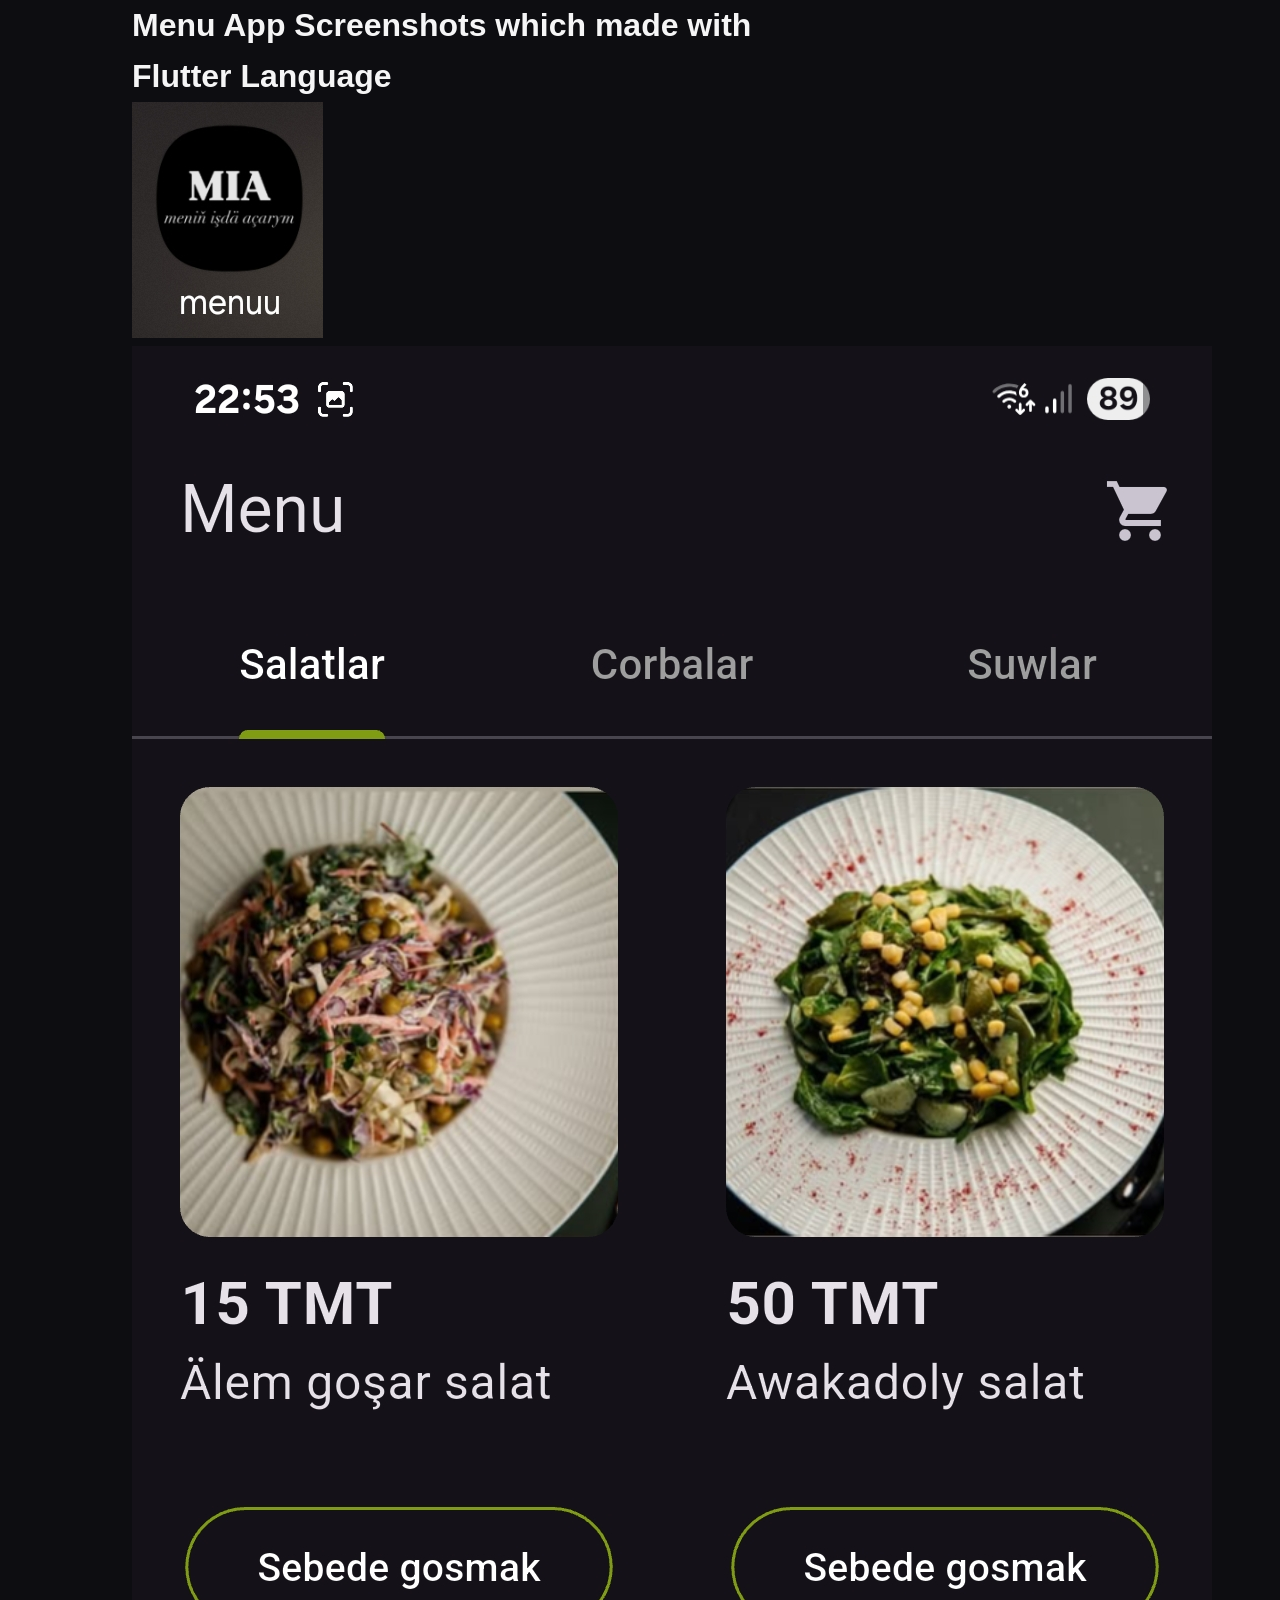
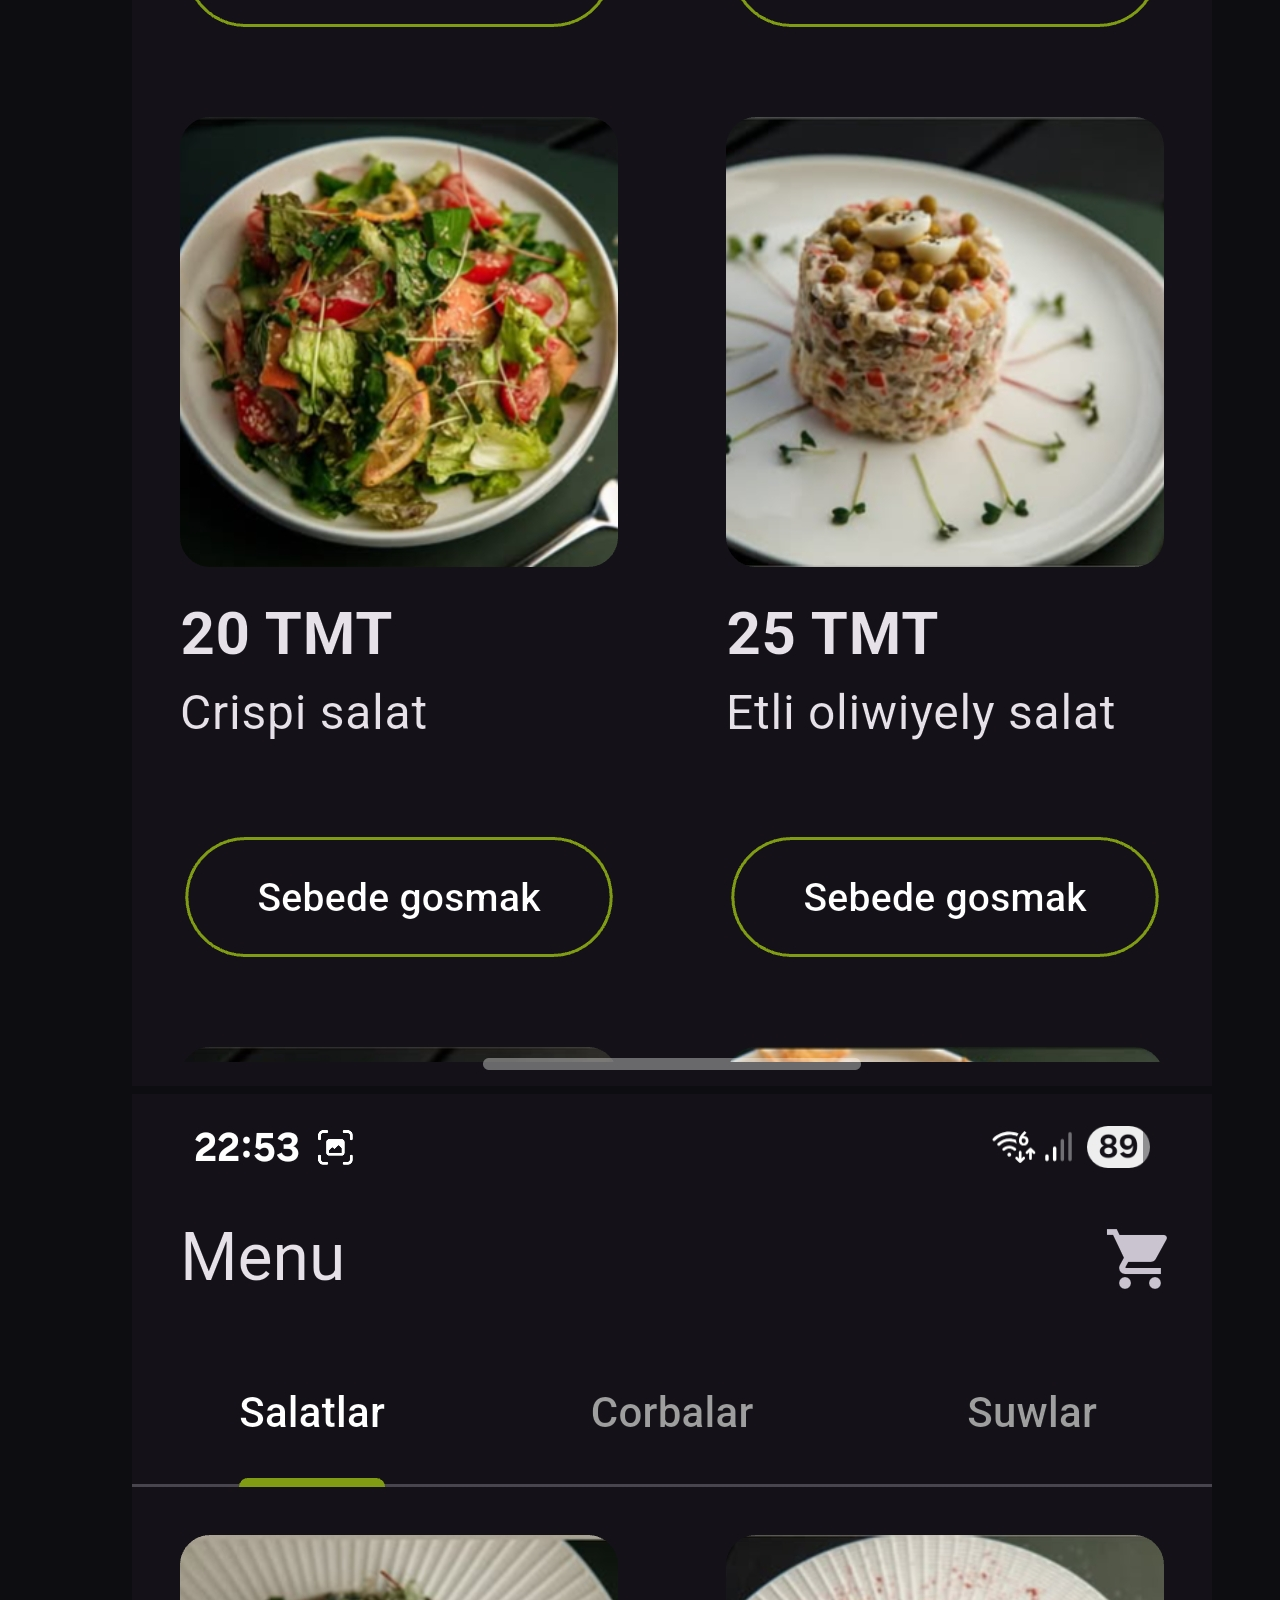
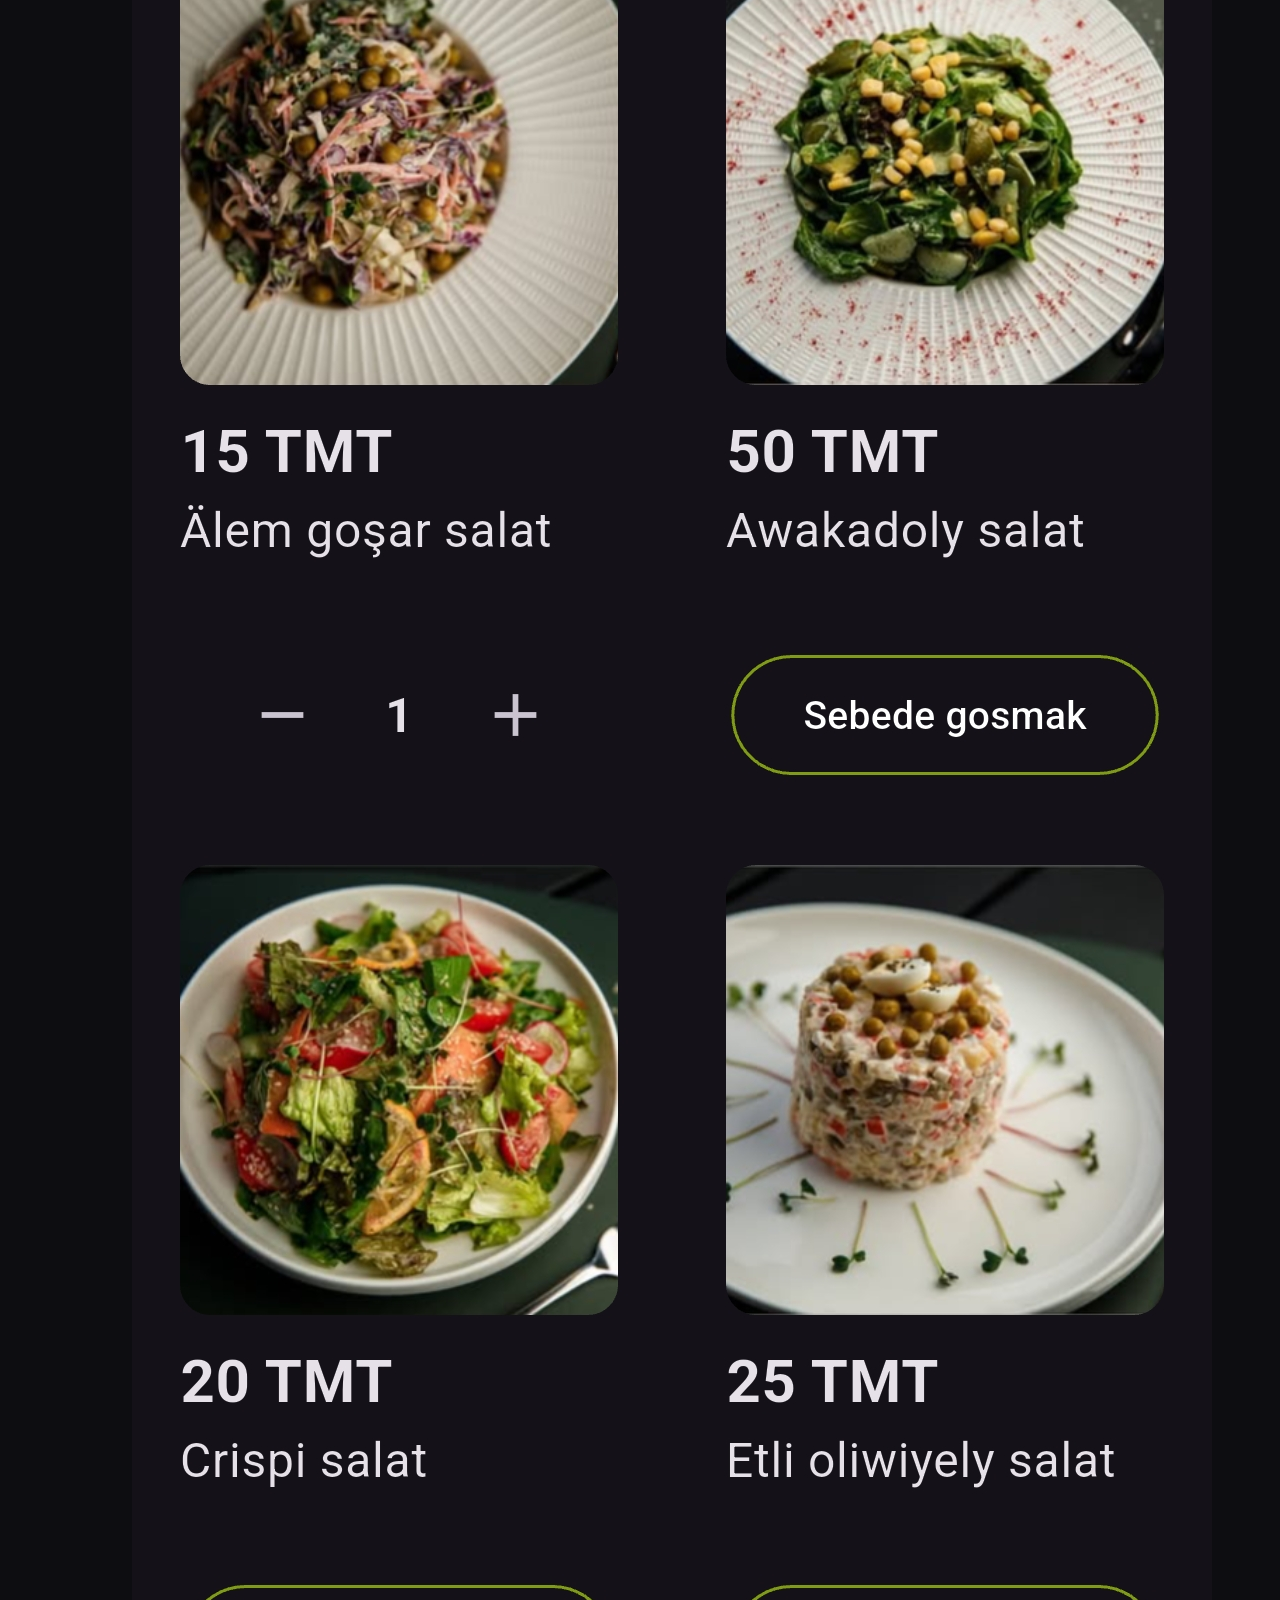
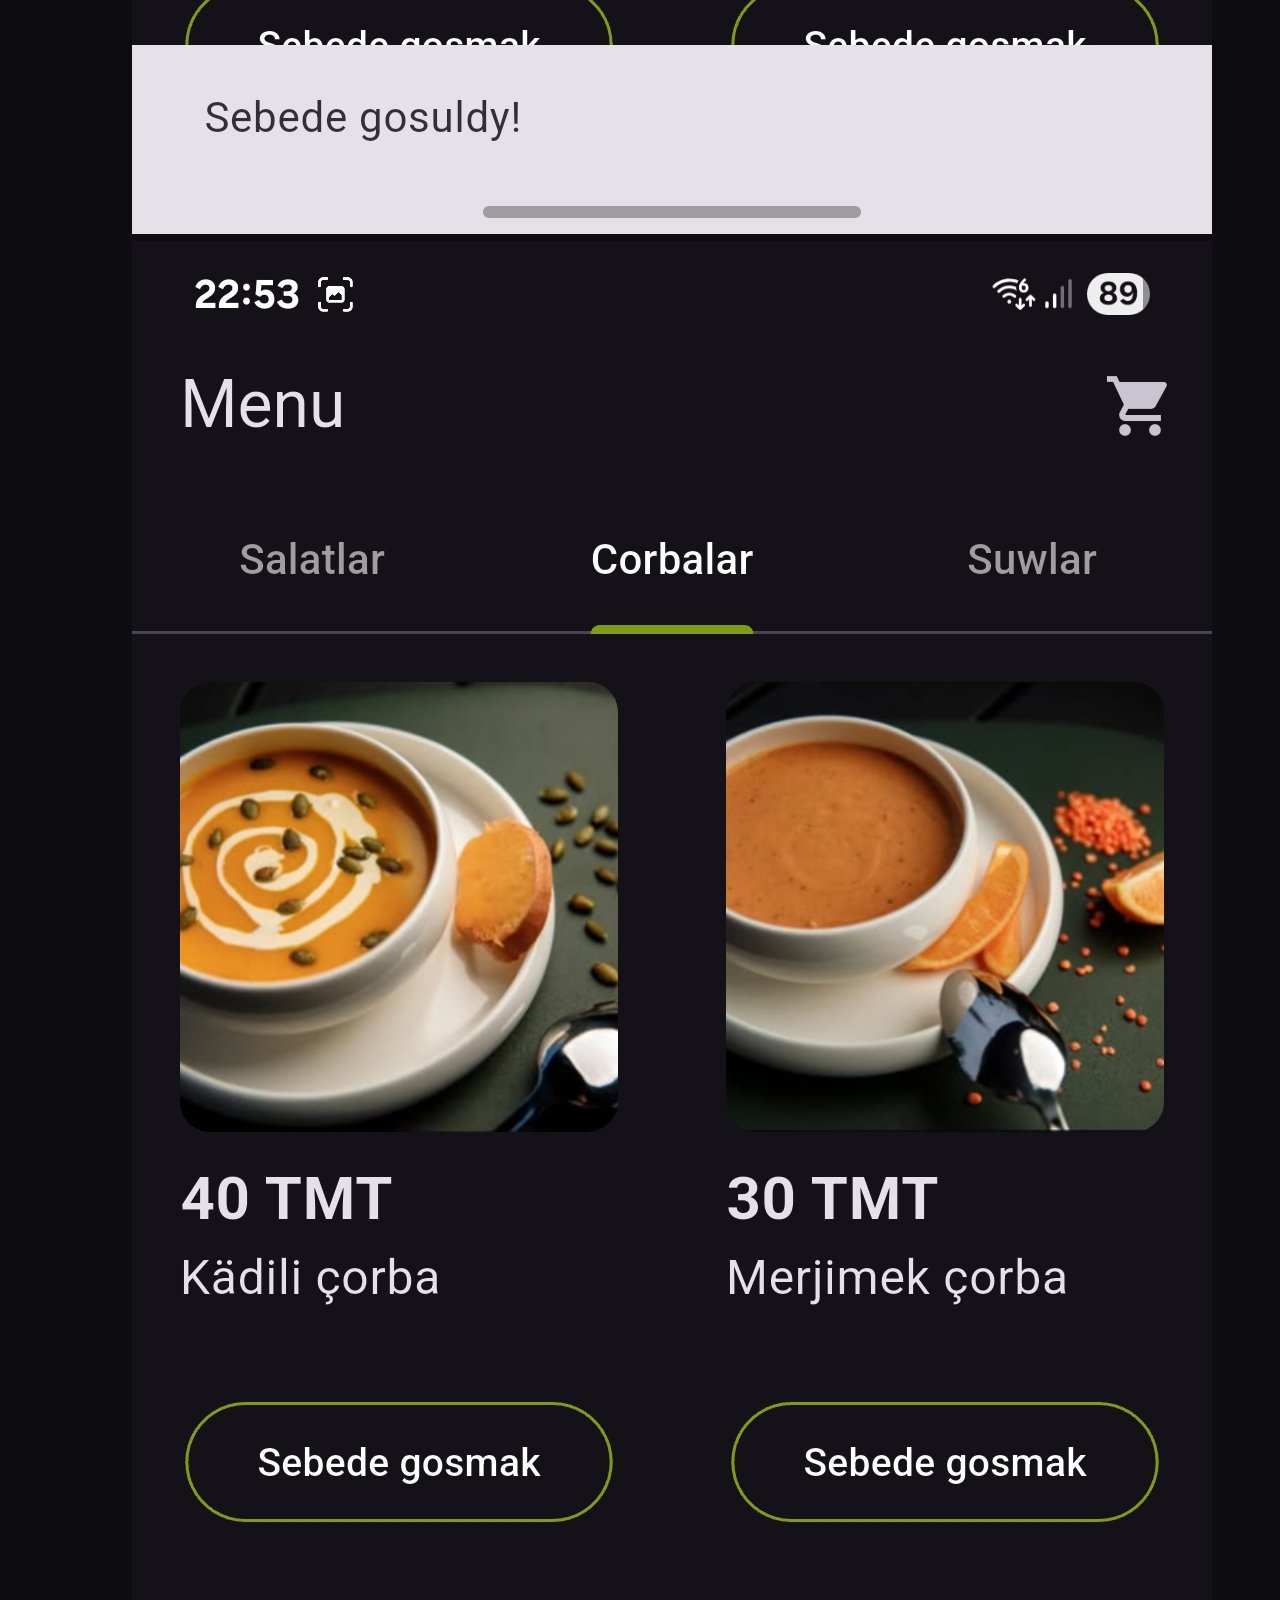
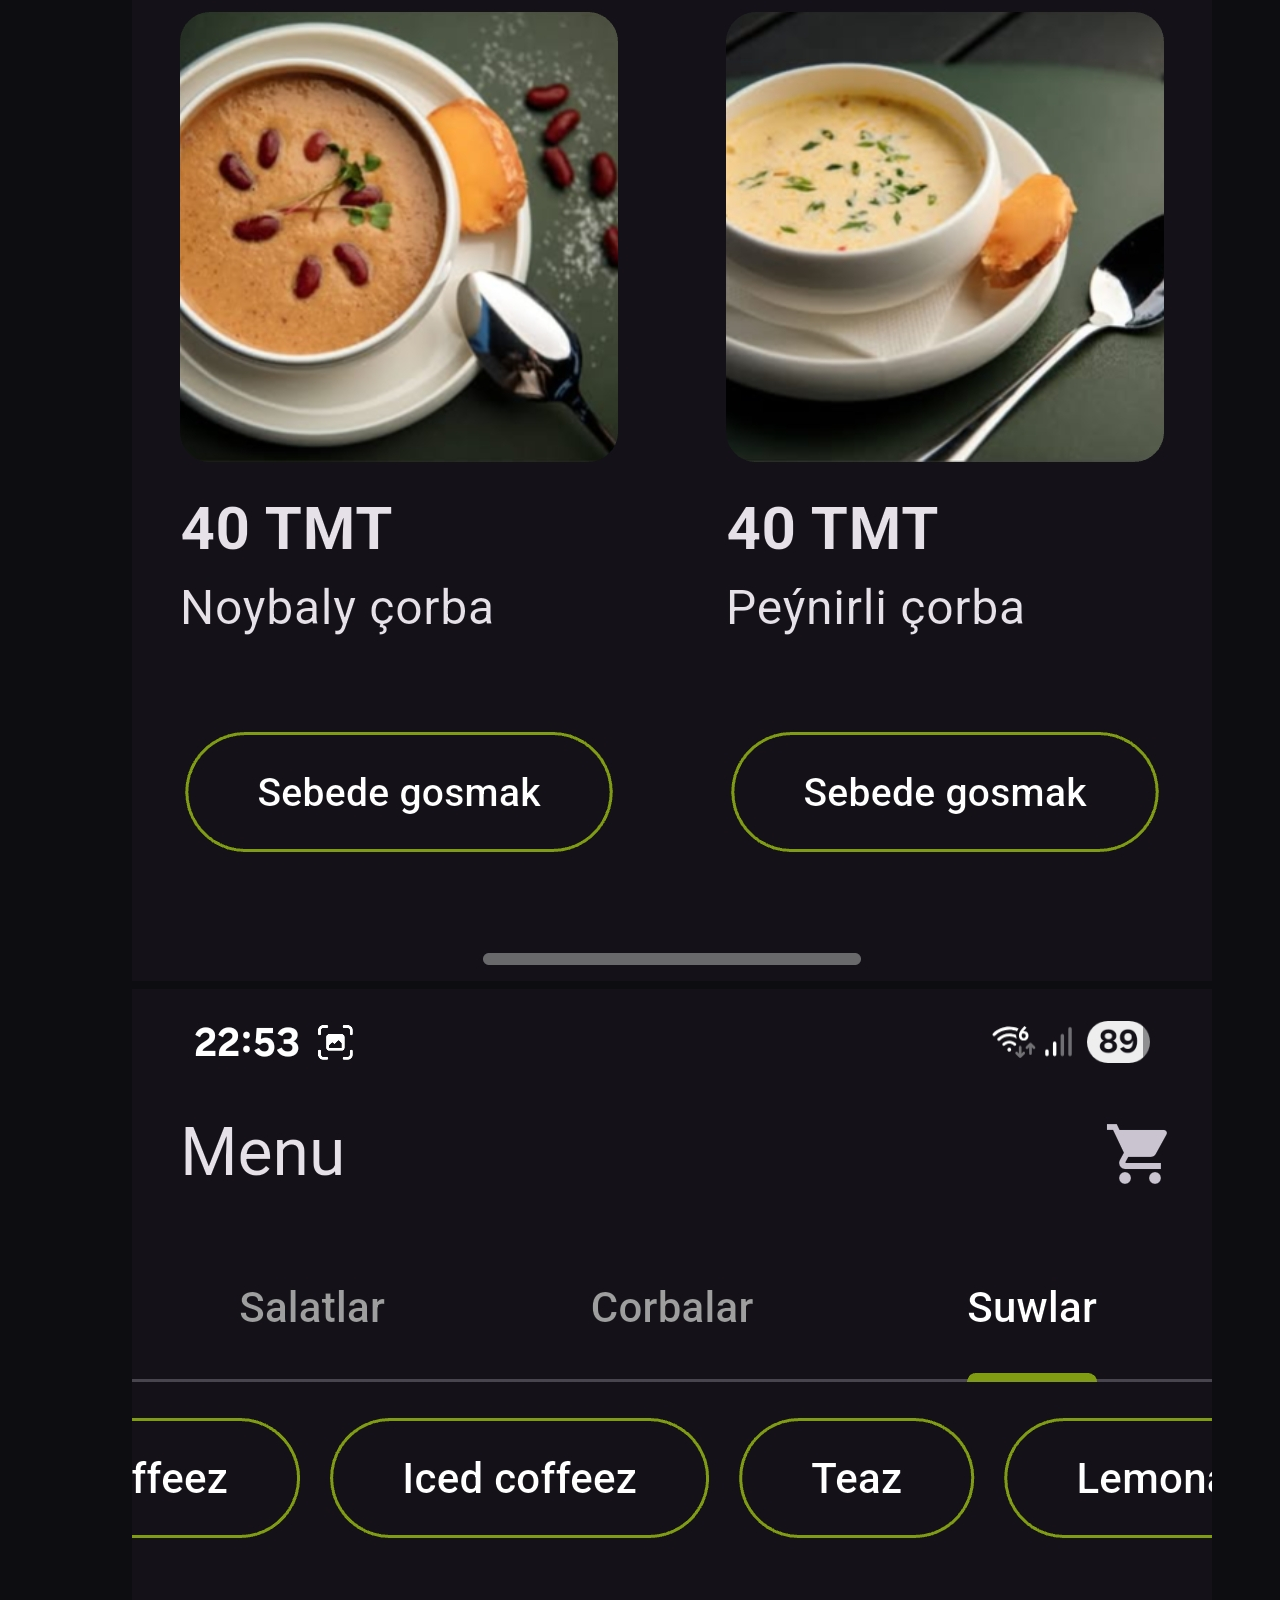
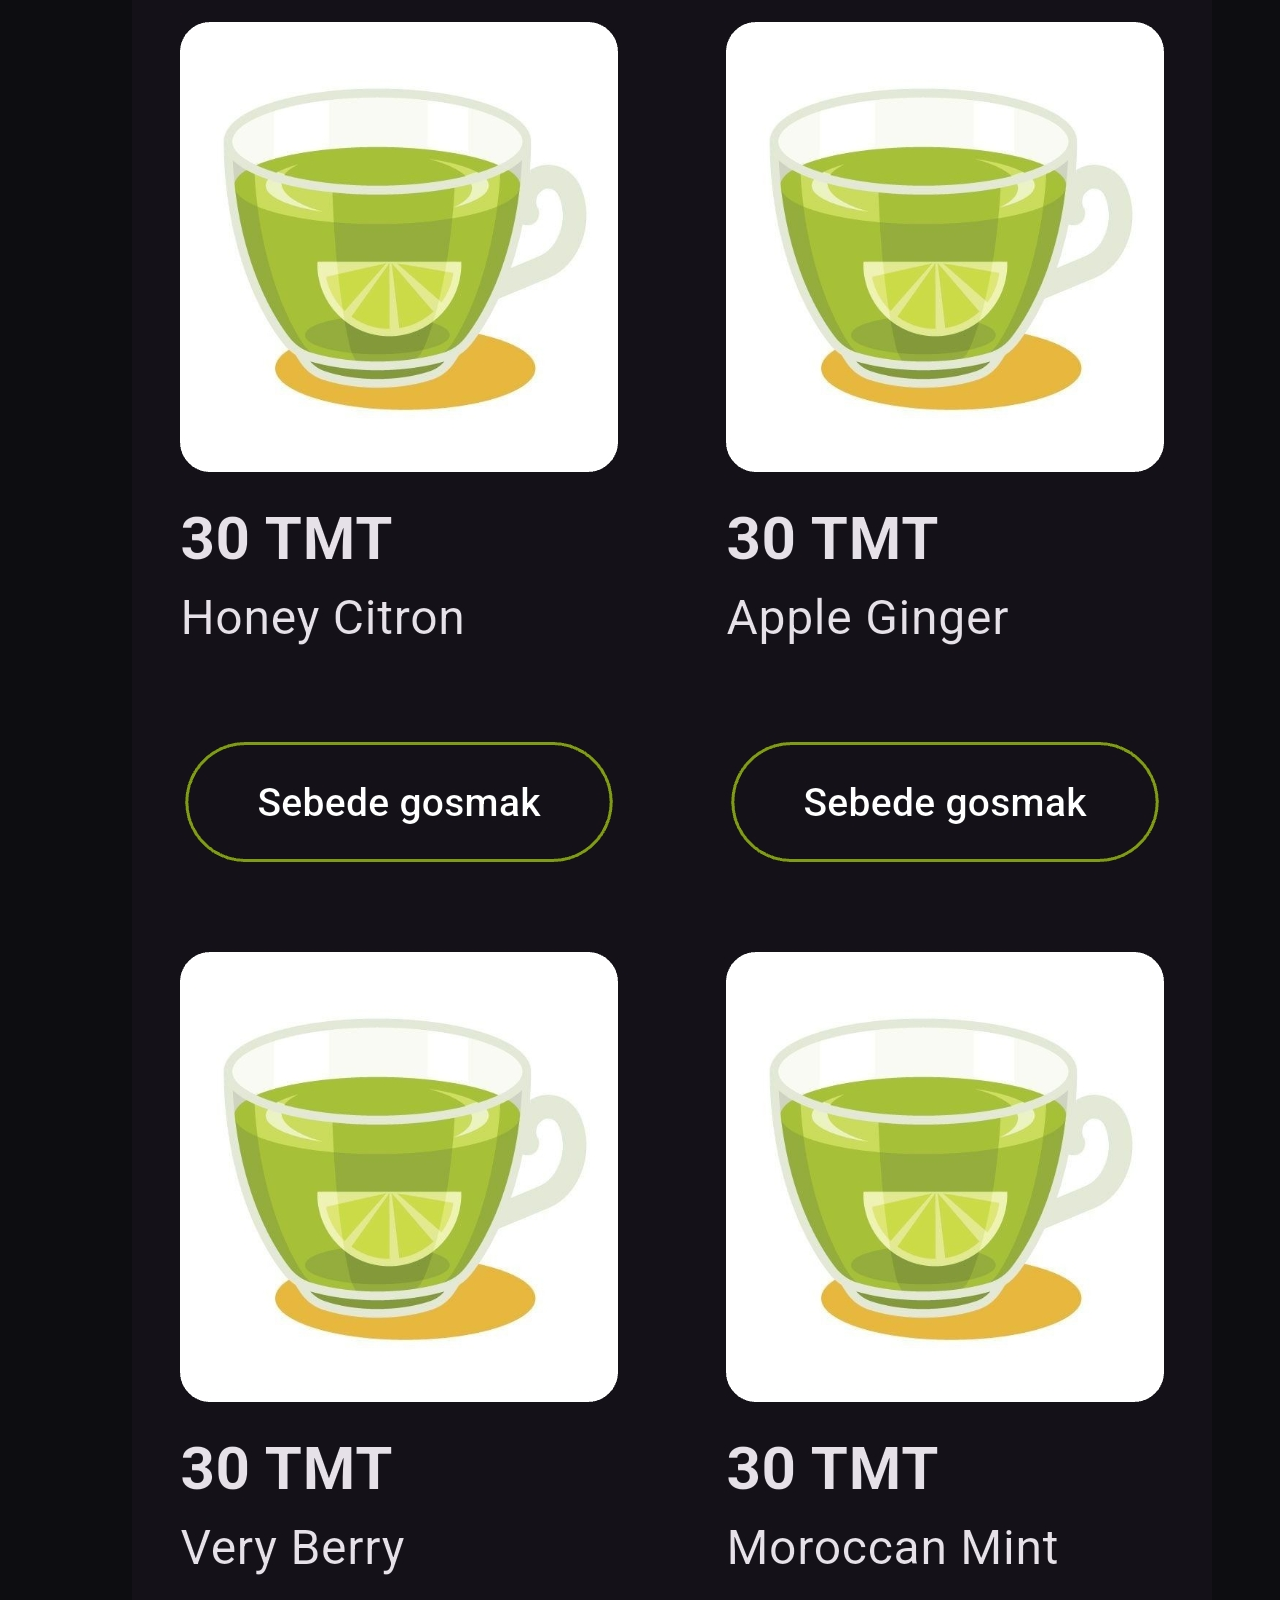
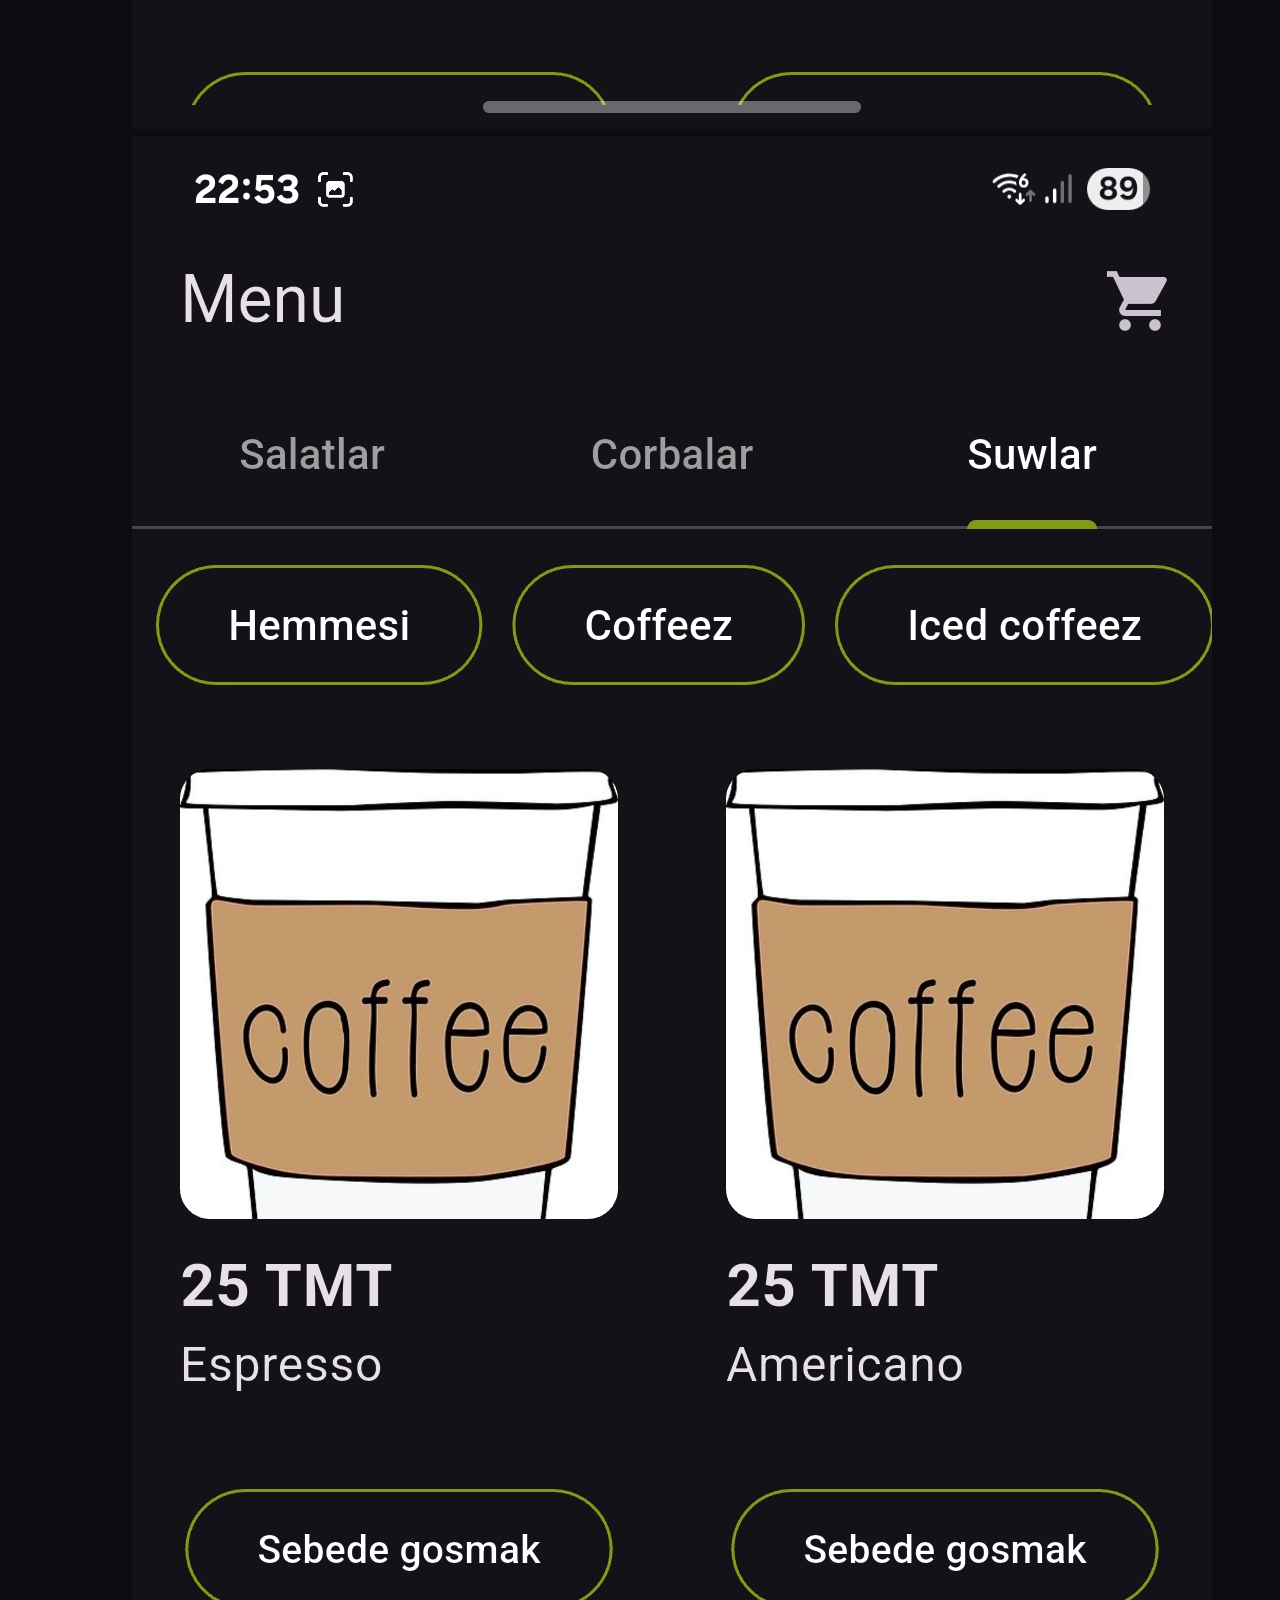
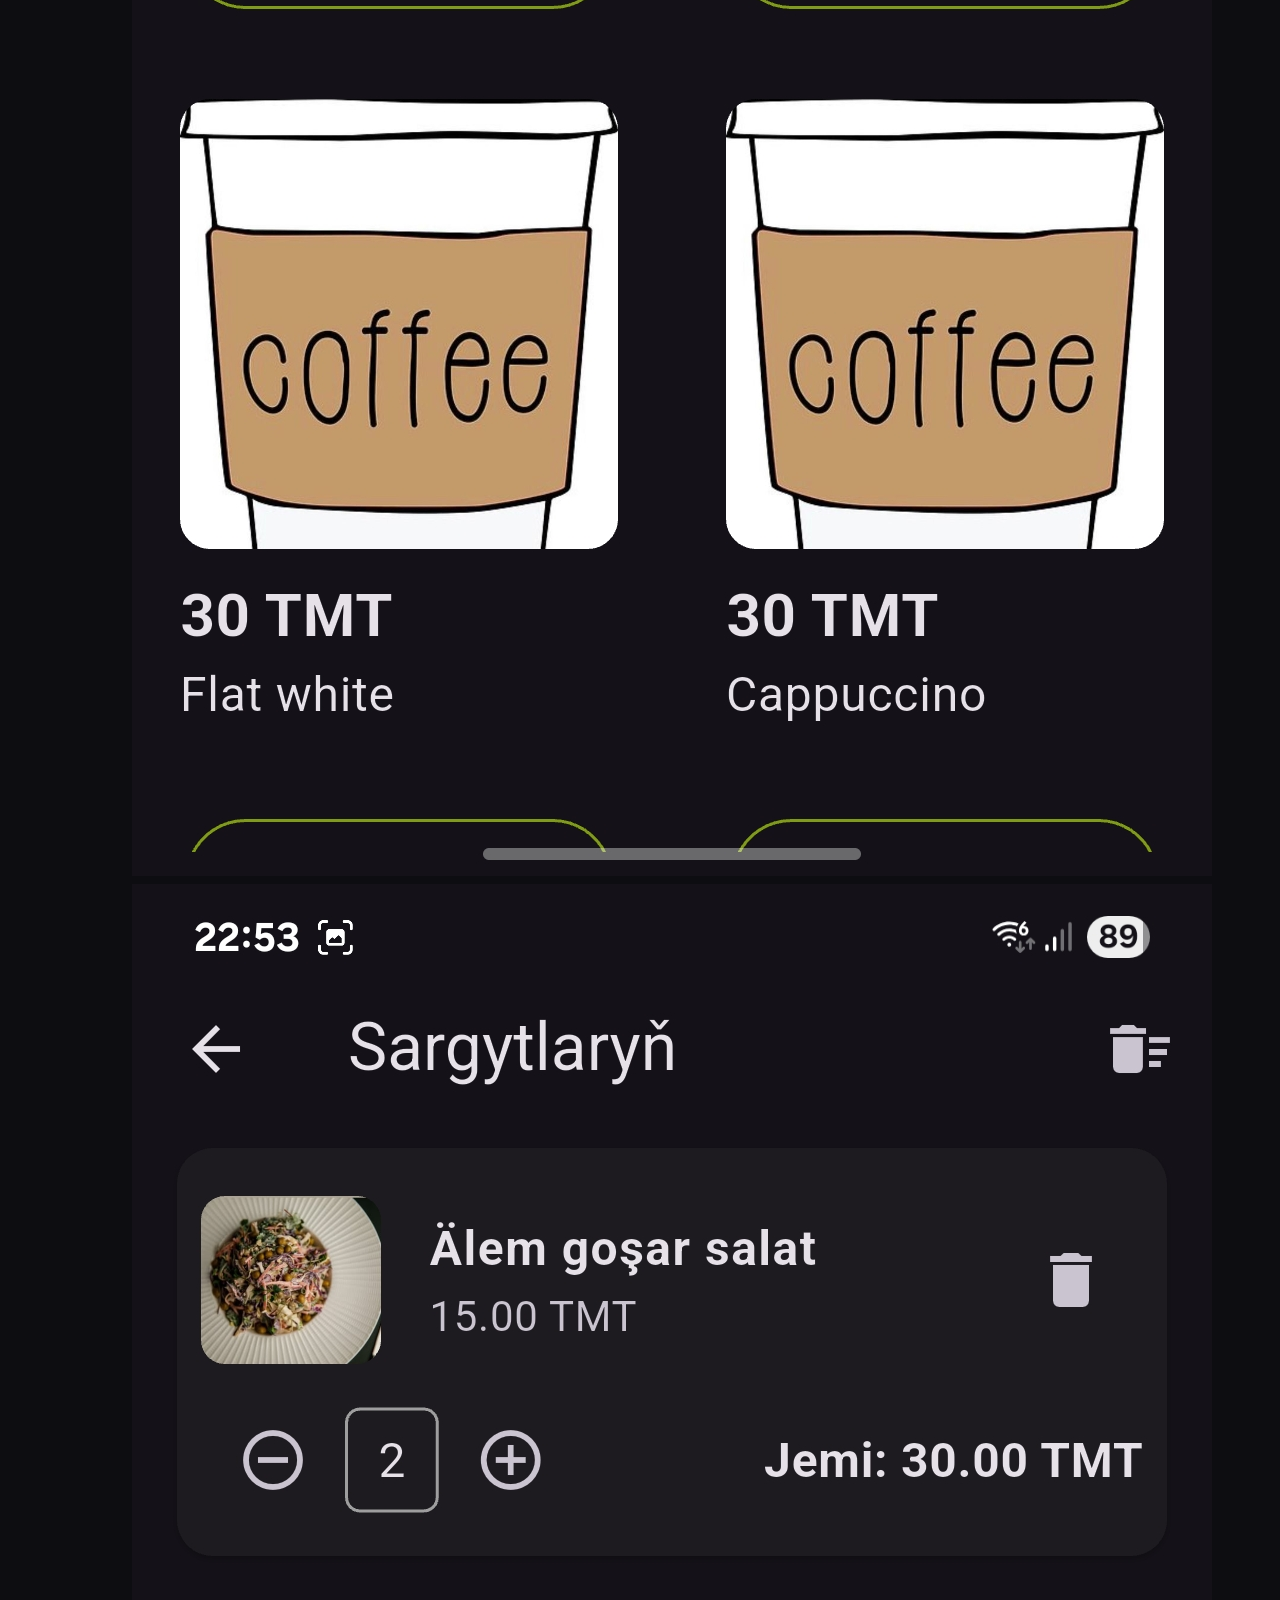
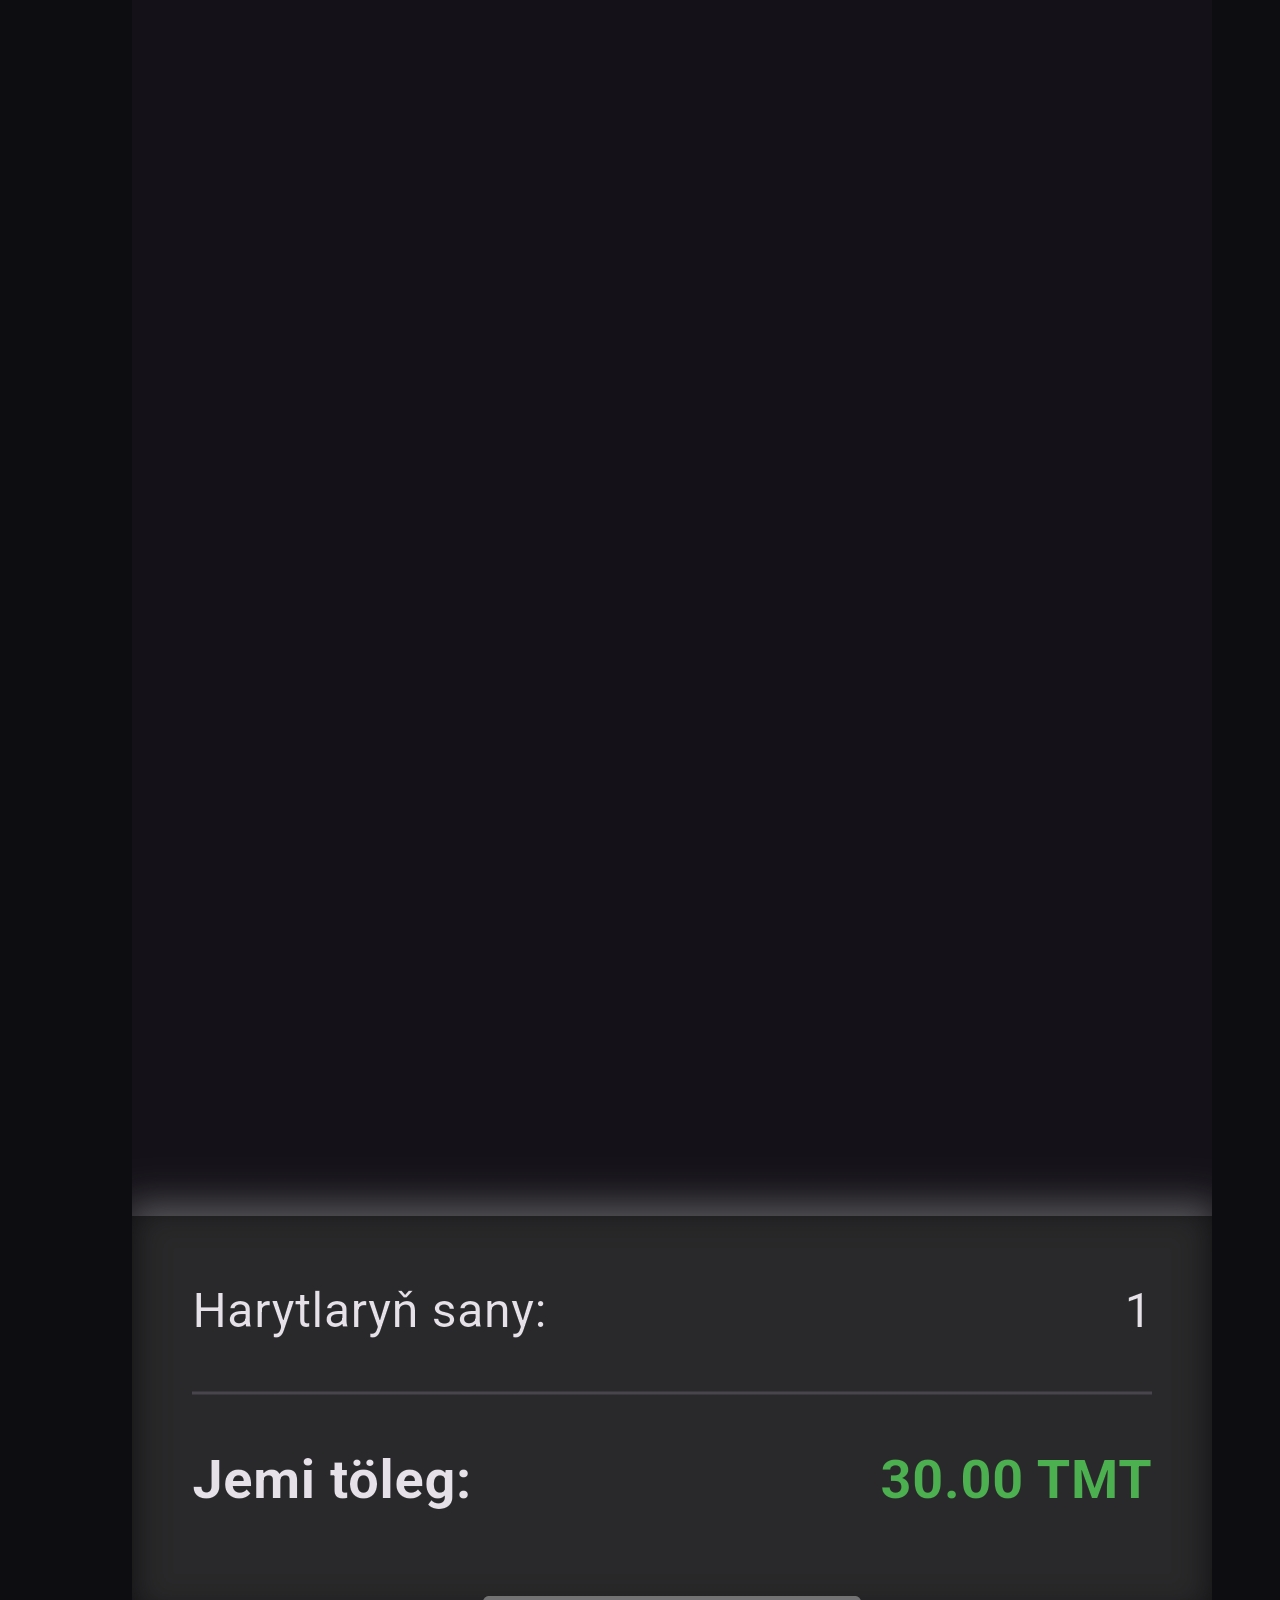
<file: flutterApp.html>
<!DOCTYPE html>
<html>

<head>
    <meta charset="utf-8">
    <meta http-equiv="X-UA-Compatible" content="IE=edge">
    <meta name="viewport" content="width=device-width, initial-scale=1">
    <title>Flutter App Development</title>
    <link rel="stylesheet" href="style.css">
</head>

<body>
    <div class="app-gallery">
        <div class="container">
            <h1>Menu App Screenshots which made with <br>Flutter Language</h1>
            <img src="images/App_Example1.jpg" alt="Logo">
            <div class="gallery-grid">
                <img src="images/App_Example2.jpg" alt="Logo">
                <img src="images/App_Example3.jpg" alt="Logo">
                <img src="images/App_Example4.jpg" alt="Logo">
                <img src="images/App_Example5.jpg" alt="Logo">
                <img src="images/App_Example6.jpg" alt="Logo">
                <img src="images/App_Example7.jpg" alt="Logo">
            </div>

        </div>
    </div>


</body>

</html>
</file>
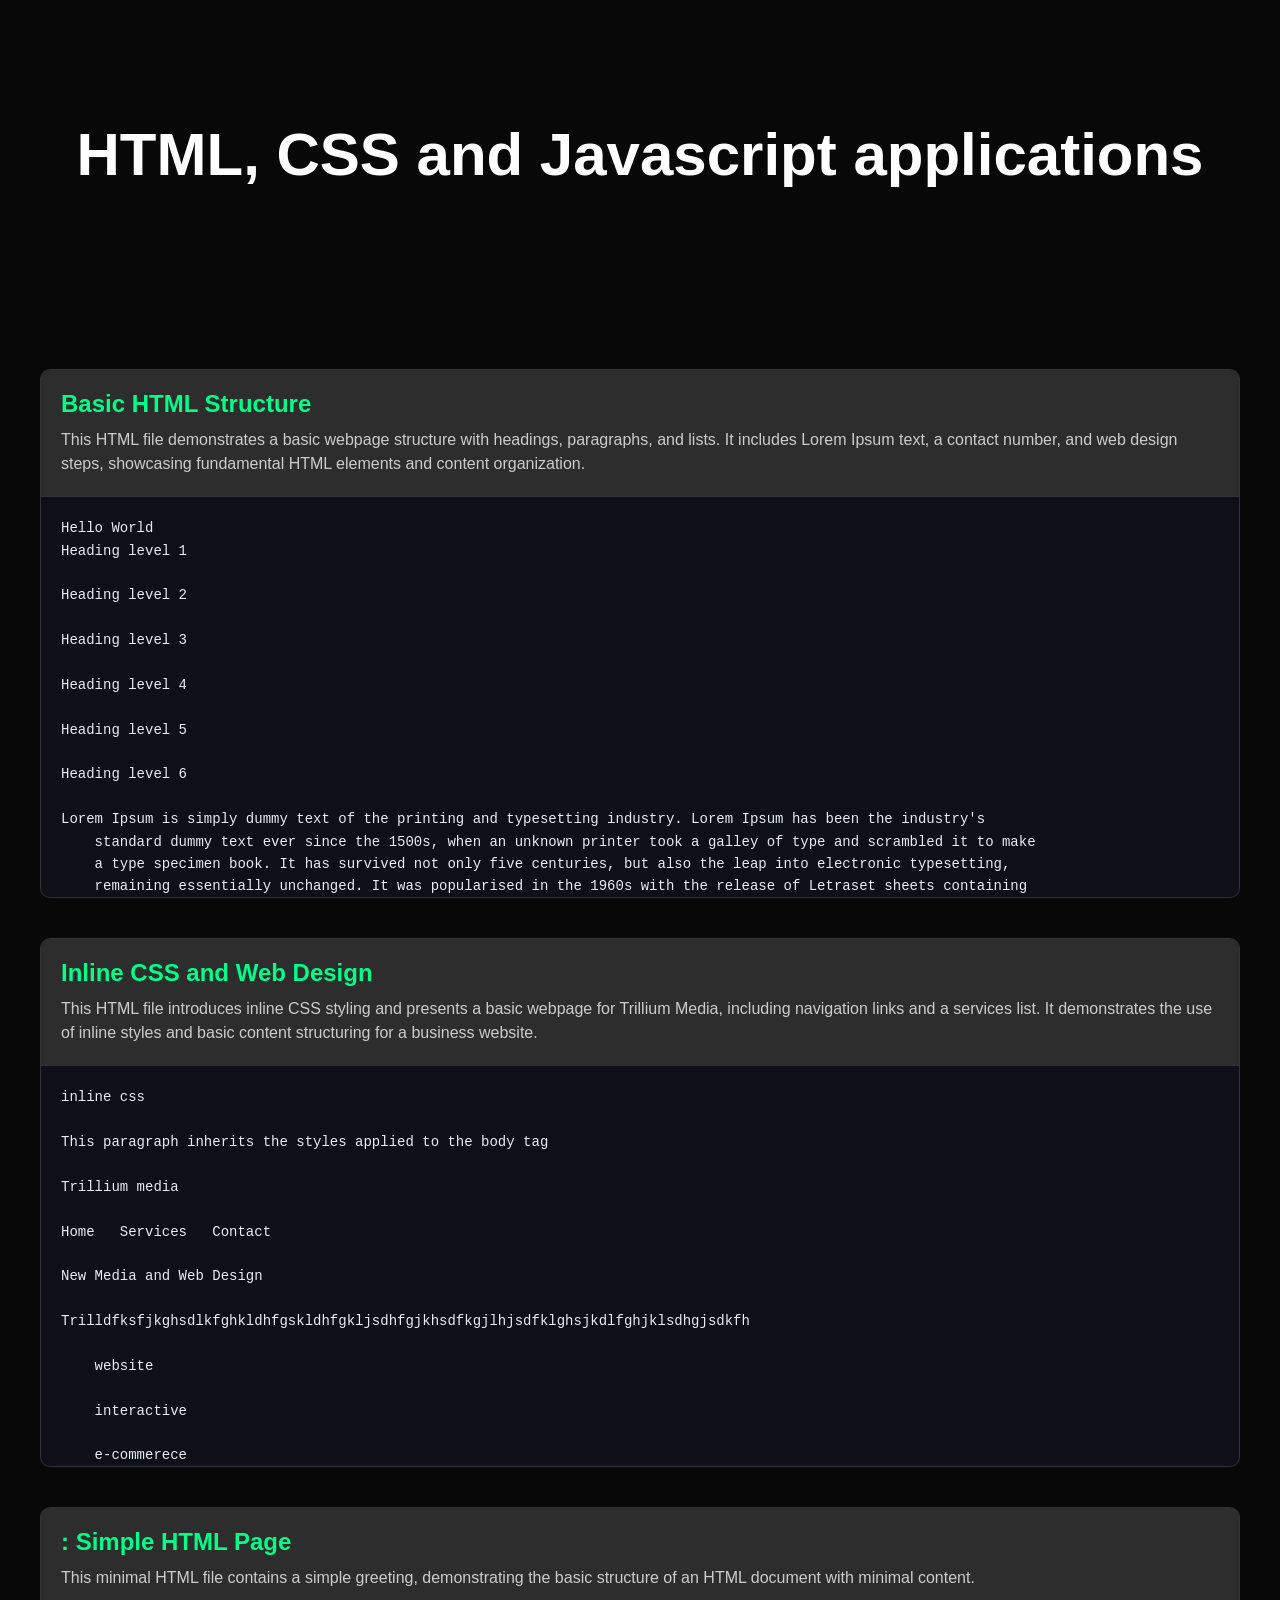
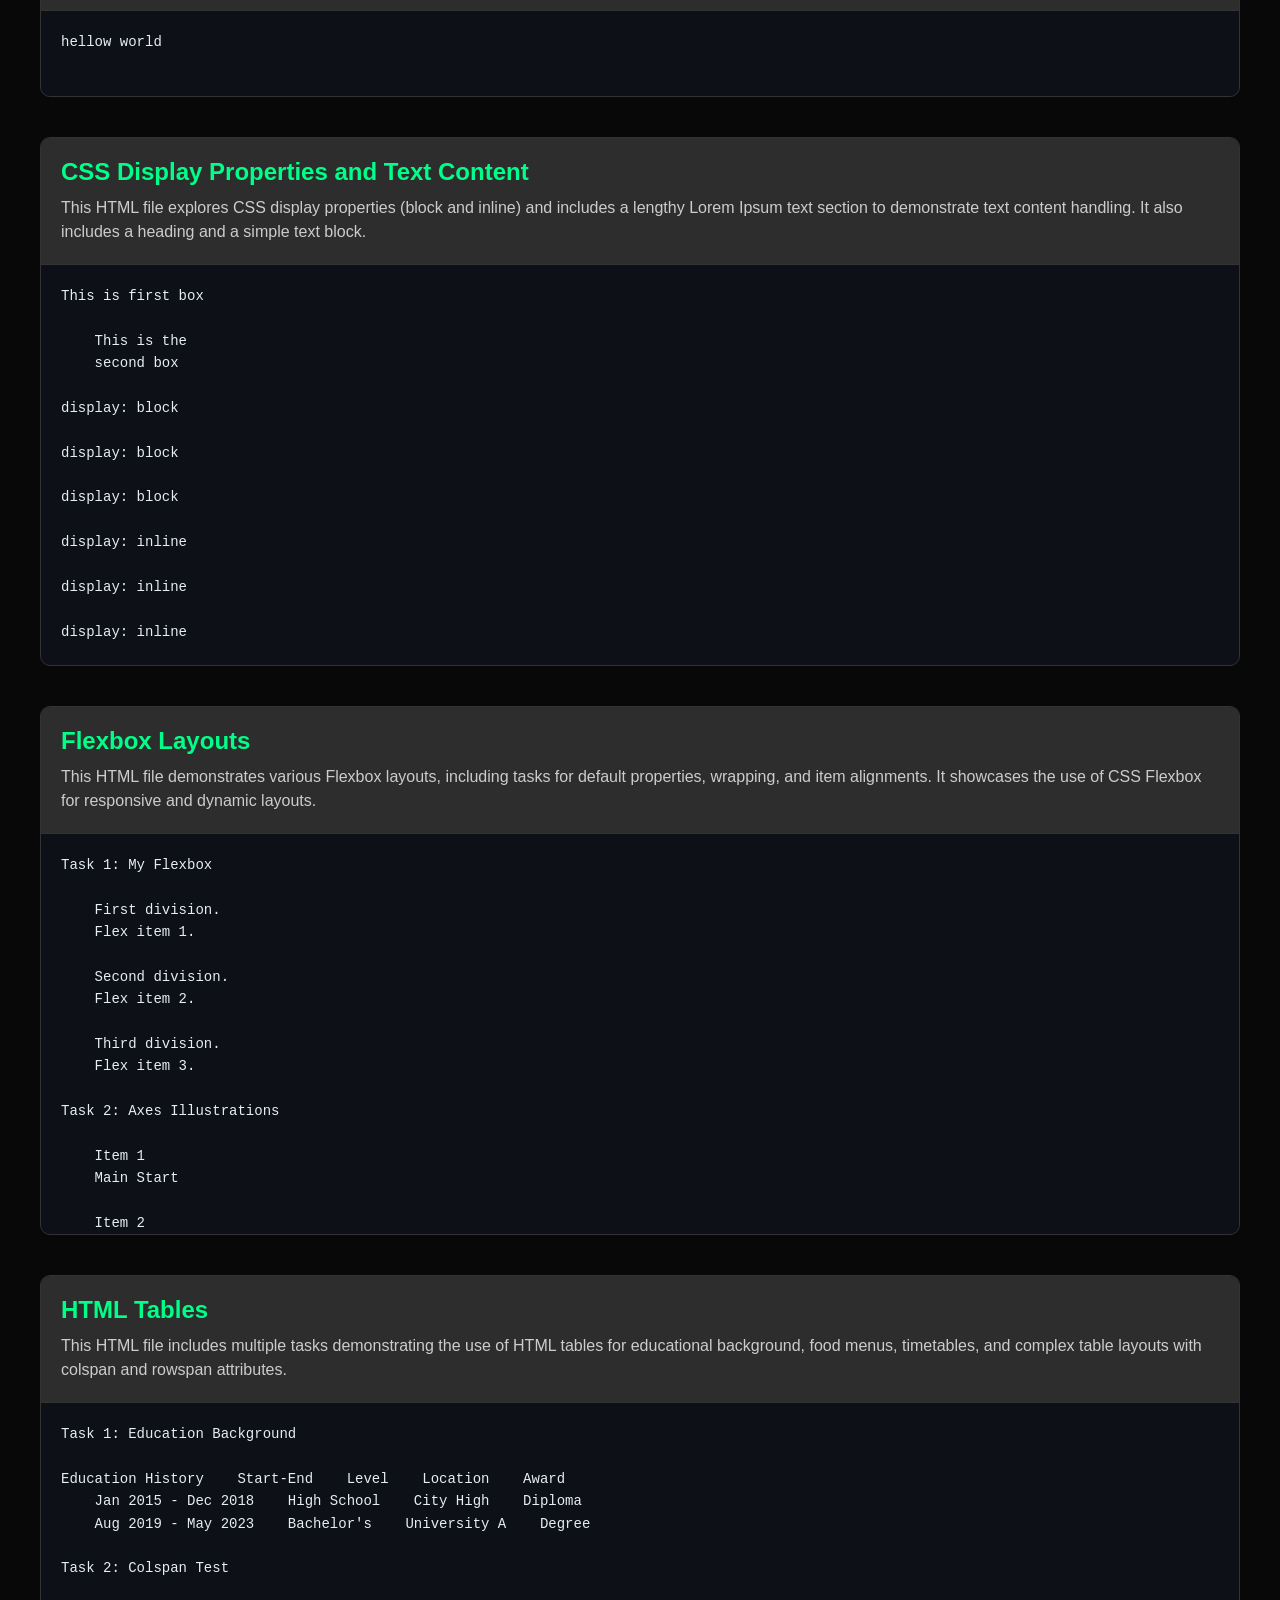
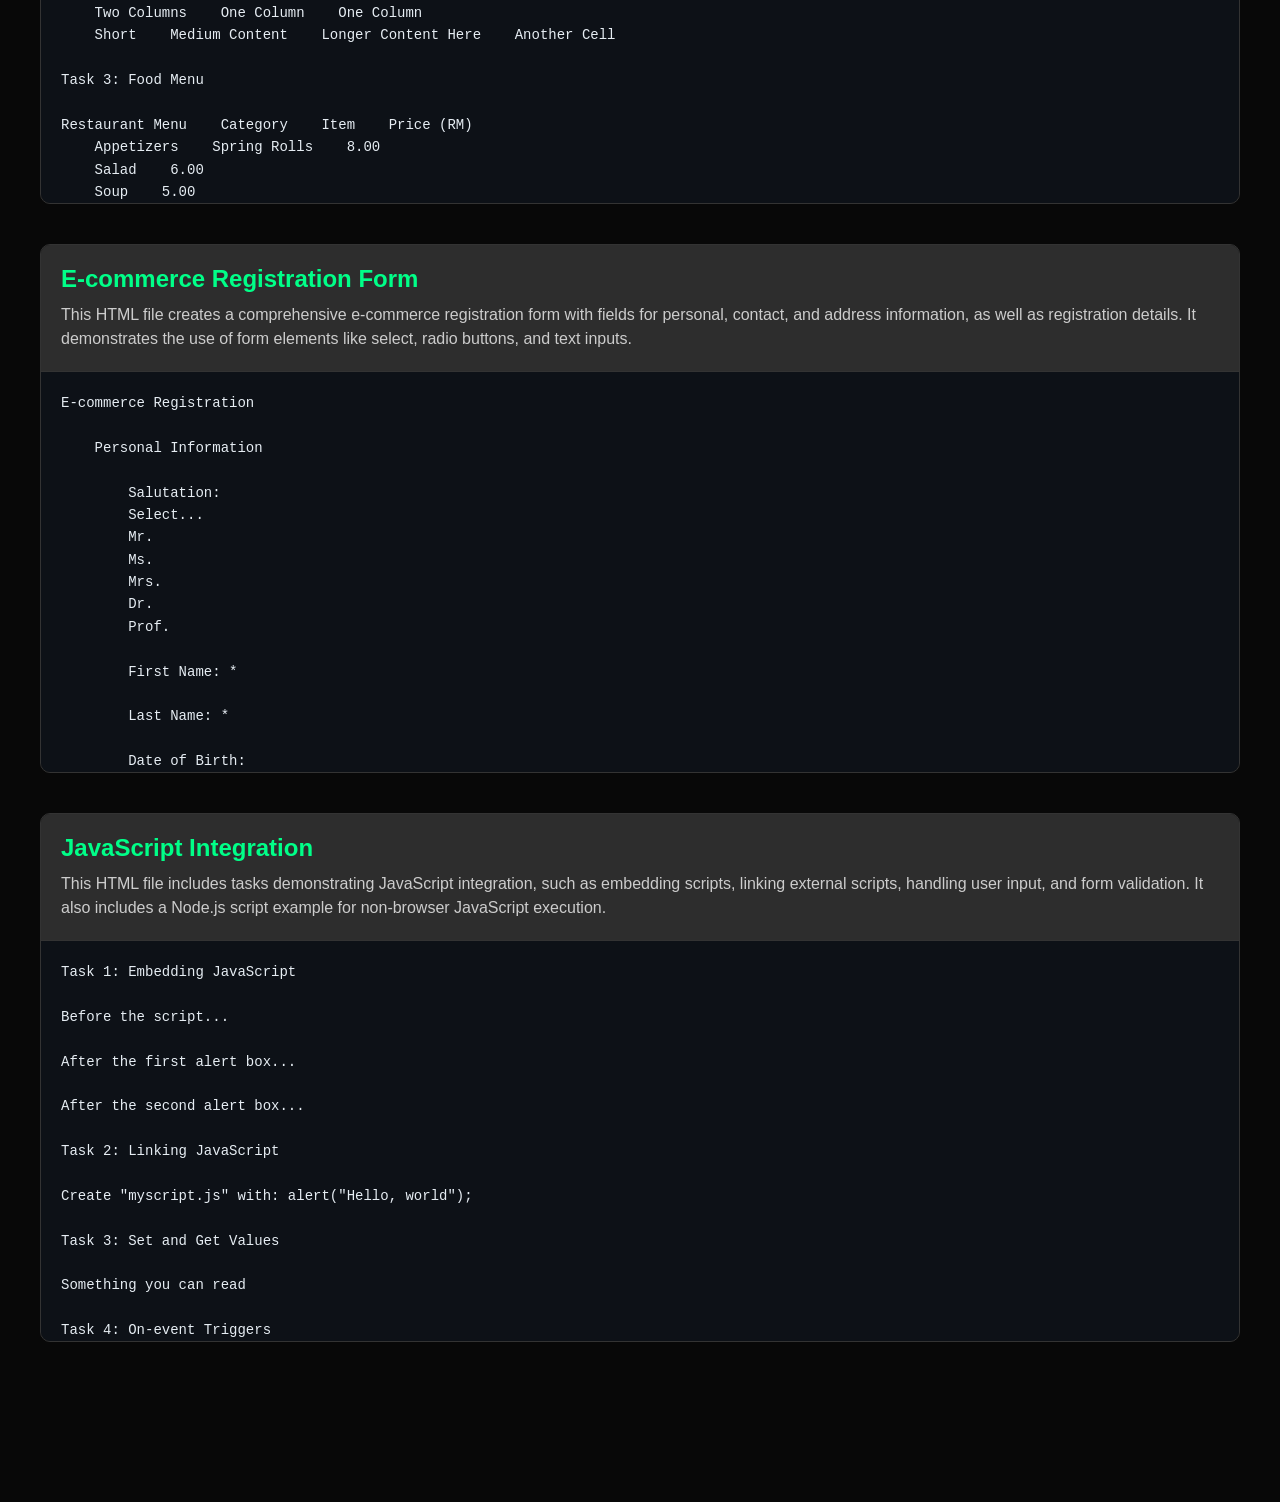
<file: htmlExample.html>
<!DOCTYPE html>
<html>
<head>
    <meta charset="utf-8">
    <meta http-equiv="X-UA-Compatible" content="IE=edge">
    <meta name="viewport" content="width=device-width, initial-scale=1">
    <title>HTML Assignments Portfolio</title>
    <style>
        body {
            font-family: Arial, sans-serif;
            margin: 0;
            padding: 0;
            background: #080808;
            color: white;
        }

        .container {
            max-width: 1200px;
            margin: 0 auto;
            padding: 0 20px;
        }

        .app-gallery {
            padding: 80px 0;
            background: #080808;
        }

        .app-gallery h1 {
            font-size: 60px;
            padding-bottom: 80px;
            text-align: center;
        }

        .gallery-grid {
            display: grid;
            grid-template-columns: repeat(auto-fit, minmax(250px, 1fr));
            gap: 80px;
        }

        .screenshot-placeholder {
            width: 90%;
            height: 500px;
            border-radius: 10px;
            transition: transform 0.3s;
            background: #333;
            display: flex;
            align-items: center;
            justify-content: center;
            color: #ccc;
            font-size: 14px;
            text-align: center;
        }

        .screenshot-placeholder:hover {
            transform: scale(1.05);
        }

        .code-section {
            margin-top: 60px;
            padding: 40px 0;
        }

        .code-section h2 {
            font-size: 40px;
            text-align: center;
            margin-bottom: 40px;
            color: white;
        }

        .assignment-code {
            background: #1a1a1a;
            border-radius: 10px;
            margin-bottom: 40px;
            overflow: hidden;
            border: 1px solid #333;
        }

        .code-header {
            background: #2d2d2d;
            padding: 20px;
            border-bottom: 1px solid #333;
        }

        .code-header h3 {
            margin: 0 0 10px 0;
            color: #00ff88;
            font-size: 24px;
        }

        .code-header p {
            margin: 0;
            color: #ccc;
            font-size: 16px;
            line-height: 1.5;
        }

        .code-container {
            max-height: 400px;
            overflow-y: auto;
            background: #0d1117;
        }

        .code-block {
            padding: 20px;
            font-family: 'Courier New', monospace;
            font-size: 14px;
            line-height: 1.6;
            color: #e6edf3;
            white-space: pre;
            margin: 0;
        }

        .code-container::-webkit-scrollbar {
            width: 8px;
        }

        .code-container::-webkit-scrollbar-track {
            background: #1a1a1a;
        }

        .code-container::-webkit-scrollbar-thumb {
            background: #444;
            border-radius: 4px;
        }

        .code-container::-webkit-scrollbar-thumb:hover {
            background: #555;
        }
    </style>
</head>
<body>
    <div class="app-gallery">
        <h1>HTML, CSS and Javascript applications</h1>
            <div class="code-section">
                <div class="container">
                    <div class="assignment-code">
                        <div class="code-header">
                            <h3> Basic HTML Structure</h3>
                            <p>This HTML file demonstrates a basic webpage structure with headings, paragraphs, and lists. It includes Lorem Ipsum text, a contact number, and web design steps, showcasing fundamental HTML elements and content organization.</p>
                        </div>
                        <div class="code-container">
                            <pre class="code-block">
Hello World
Heading level 1

Heading level 2

Heading level 3

Heading level 4

Heading level 5

Heading level 6

Lorem Ipsum is simply dummy text of the printing and typesetting industry. Lorem Ipsum has been the industry's
    standard dummy text ever since the 1500s, when an unknown printer took a galley of type and scrambled it to make
    a type specimen book. It has survived not only five centuries, but also the leap into electronic typesetting,
    remaining essentially unchanged. It was popularised in the 1960s with the release of Letraset sheets containing
    Lorem Ipsum passages, and more recently with desktop publishing software like Aldus PageMaker including versions
    of Lorem Ipsum.


    Lorem Ipsum is simply dummy text of the printing and typesetting industry. Lorem Ipsum has
        been the
        industry's
        standard dummy text ever since the 1500s, when an unknown printer took a galley of type and scrambled it
        to
        make
        a type specimen book. It has survived not only five centuries, but also the leap into
        electronic
        typesetting,
        remaining essentially unchanged. It was popularised in the 1960s with the release of Letraset
        sheets
        containing
        Lorem Ipsum passages, and more recently with desktop publishing software like Aldus PageMaker including
        versions
        of Lorem Ipsum.


Call for a free quote for your web development needs:
888.555.5555

1
2
3

1
2
3

    Lorem 1

    It is a long established fact that a reader will be distracted by the readable content of a page when
    looking at its layout. The point of using Lorem Ipsum is that it has a more-or-less normal distribution of
    letters, as opposed to using 'Content here, content here', making it look like readable English. Many
    desktop publishing packages and web page editors now use Lorem Ipsum as their default model text, and a
    search for 'lorem ipsum' will uncover many web sites still in their infancy. Various versions have evolved
    over the years, sometimes by accident, sometimes on purpose (injected humour and the like).

    Lorem 2

    It is a long established fact that a reader will be distracted by the readable content of a page when
    looking at its layout. The point of using Lorem Ipsum is that it has a more-or-less normal distribution of
    letters, as opposed to using 'Content here, content here', making it look like readable English. Many
    desktop publishing packages and web page editors now use Lorem Ipsum as their default model text, and a
    search for 'lorem ipsum' will uncover many web sites still in their infancy. Various versions have evolved
    over the years, sometimes by accident, sometimes on purpose (injected humour and the like).

    Lorem 3

    It is a long established fact that a reader will be distracted by the readable content of a page when
    looking at its layout. The point of using Lorem Ipsum is that it has a more-or-less normal distribution of
    letters, as opposed to using 'Content here, content here', making it look like readable English. Many
    desktop publishing packages and web page editors now use Lorem Ipsum as their default model text, and a
    search for 'lorem ipsum' will uncover many web sites still in their infancy. Various versions have evolved
    over the years, sometimes by accident, sometimes on purpose (injected humour and the like).

copy rights reserved ©
for space: &nbsp;
long dash: —
vertical bar: |

Web design steps

    determine the intende audince
    ajfhsjklfhasjklfhasjkdfhajskdfhasjkhdfksadfhsjkadhfkasldfhasjkl

    determine the goals of site
    ajfhsjklfhasjklfhasjkdfhajskdfhasjkhdfksadfhsjkadhfkasldfhasjkl

    determine the general content and create a site map
    ajfhsjklfhasjklfhasjkdfhajskdfhasjkhdfksadfhsjkadhfkasldfhasjkl

    sketch tanantive page layout
    ajfhsjklfhasjklfhasjkdfhajskdfhasjkhdfksadfhsjkadhfkasldfhasjkl

Copyright © 2019 My company. All rights reserved.
Lorem ipsum

Trillium Media design

Home &nbsp; Service &nbsp; Contact

New media and web design

Trillium Media Design will bring your company's web presence to the next level. we offer a
    comperhansive range of services

Copyright © 2019 My company. All rights reserved.
                            </pre>
                        </div>
                    </div>

                    <div class="assignment-code">
                        <div class="code-header">
                            <h3> Inline CSS and Web Design</h3>
                            <p>This HTML file introduces inline CSS styling and presents a basic webpage for Trillium Media, including navigation links and a services list. It demonstrates the use of inline styles and basic content structuring for a business website.</p>
                        </div>
                        <div class="code-container">
                            <pre class="code-block">
inline css

This paragraph inherits the styles applied to the body tag

Trillium media

Home &nbsp; Services &nbsp; Contact

New Media and Web Design

Trilldfksfjkghsdlkfghkldhfgskldhfgkljsdhfgjkhsdfkgjlhjsdfklghsjkdlfghjklsdhgjsdkfh

    website

    interactive

    e-commerece

    usability

    search

Meeting your business needs

our expext designers are create and eager to work with you
                            </pre>
                        </div>
                    </div>

                    <div class="assignment-code">
                        <div class="code-header">
                            <h3>: Simple HTML Page</h3>
                            <p>This minimal HTML file contains a simple greeting, demonstrating the basic structure of an HTML document with minimal content.</p>
                        </div>
                        <div class="code-container">
                            <pre class="code-block">
hellow world
                            </pre>
                        </div>
                    </div>

                    <div class="assignment-code">
                        <div class="code-header">
                            <h3> CSS Display Properties and Text Content</h3>
                            <p>This HTML file explores CSS display properties (block and inline) and includes a lengthy Lorem Ipsum text section to demonstrate text content handling. It also includes a heading and a simple text block.</p>
                        </div>
                        <div class="code-container">
                            <pre class="code-block">
This is first box

    This is the 
    second box

display: block

display: block

display: block

display: inline

display: inline

display: inline

display: inline

display: block

display: block

display: block

The Tiger

Lorem Ipsum is simply dummy text of the printing and
    typesetting industry. Lorem Ipsum has been the industry's
    standard dummy text ever since the 1500s, when an unknown printer took a galley of type and scrambled it to make
    a type specimen book. It has survived not only five centuries, but also the leap into electronic typesetting,
    remaining essentially unchanged. It was popularised in the 1960s with the release of Letraset sheets containing
    Lorem Ipsum passages, and more recently with desktop publishing software like Aldus PageMaker including versions
    of Lorem Ipsum.Lorem Ipsum is simply dummy text of the printing and typesetting industry. Lorem Ipsum has been
    the industry's
    standard dummy text ever since the 1500s, when an unknown printer took a galley of type and scrambled it to make
    a type specimen book. It has survived not only five centuries, but also the leap into electronic typesetting,
    remaining essentially unchanged. It was popularised in the 1960s with the release of Letraset sheets containing
    Lorem Ipsum passages, and more recently with desktop publishing software like Aldus PageMaker including versions
    of Lorem Ipsum.Lorem Ipsum is simply dummy text of the printing and typesetting industry. Lorem Ipsum has been
    the industry's
    standard dummy text ever since the 1500s, when an unknown printer took a galley of type and scrambled it to make
    a type specimen book. It has survived not only five centuries, but also the leap into electronic typesetting,
    remaining essentially unchanged. It was popularised in the 1960s with the release of Letraset sheets containing
    Lorem Ipsum passages, and more recently with desktop publishing software like Aldus PageMaker including versions
    of Lorem Ipsum.

this is bla bla bla

Lorem Ipsum
                            </pre>
                        </div>
                    </div>

                    <div class="assignment-code">
                        <div class="code-header">
                            <h3> Flexbox Layouts</h3>
                            <p>This HTML file demonstrates various Flexbox layouts, including tasks for default properties, wrapping, and item alignments. It showcases the use of CSS Flexbox for responsive and dynamic layouts.</p>
                        </div>
                        <div class="code-container">
                            <pre class="code-block">
Task 1: My Flexbox

    First division.
    Flex item 1.

    Second division.
    Flex item 2.

    Third division.
    Flex item 3.

Task 2: Axes Illustrations

    Item 1
    Main Start

    Item 2
    Cross Start

Task 3: Default Properties

    First division.
    Flex item 1.

    I am making the Flex Item 2 larger and larger
    Flex item 2.

    Lorem ipsum dolor sit amet, consectetur adipiscing elit.
    Flex item 3.

Task 4: Flexbox Wrap

    First division.
    Flex item 1.

    Second division.
    Flex item 2.

    Third division.
    Flex item 3.

    Fourth division.
    Flex item 4.

    Fifth division.
    Flex item 5.

    Sixth division.
    Flex item 6.

Task 5: Flex Property

    Item 1

    Item 2

    Item 3

    Item 4

    Item 5

    Item 1
    Lorem ipsum...

    Item 2
    Lorem ipsum...

    Item 3
    Lorem ipsum...

    Item 4
    Lorem ipsum...

    Item 5
    Lorem ipsum...

Task 6: Flex Item Alignments

    Flex Item A

    Flex Item B

    Flex Item C

    Flex Item D

    Flex Item E

    Flex Item A

    Flex Item B

    Flex Item C

    Flex Item D

    Flex Item E
                            </pre>
                        </div>
                    </div>

                    <div class="assignment-code">
                        <div class="code-header">
                            <h3> HTML Tables</h3>
                            <p>This HTML file includes multiple tasks demonstrating the use of HTML tables for educational background, food menus, timetables, and complex table layouts with colspan and rowspan attributes.</p>
                        </div>
                        <div class="code-container">
                            <pre class="code-block">
Task 1: Education Background

Education History    Start-End    Level    Location    Award
    Jan 2015 - Dec 2018    High School    City High    Diploma
    Aug 2019 - May 2023    Bachelor's    University A    Degree

Task 2: Colspan Test

    Two Columns    One Column    One Column
    Short    Medium Content    Longer Content Here    Another Cell

Task 3: Food Menu

Restaurant Menu    Category    Item    Price (RM)
    Appetizers    Spring Rolls    8.00
    Salad    6.00
    Soup    5.00
    Main Course    Chicken Rice    12.00
    Fried Noodles    10.00

Task 4: Timetable

Weekly Timetable    Time    Tue    Wed    Thu    Fri
    08:00 AM - 10:00 AM    English for Computer Technology Studies        Appreciation of Ethics and Civilisation    
            Object-Oriented Programming Fundamentals    
    10:00 AM - 12:00 PM                Computer Organisation
    12:00 PM - 02:00 PM    Web Fundamentals            
    02:00 PM - 04:00 PM        Object-Oriented Programming Fundamentals        
        Computer Organisation        
    04:00 PM - 06:00 PM            Web Fundamentals    English for Computer Technology Studies

Task 5: Styled Menu with Pseudo-classes

Styled Restaurant Menu    Category    Item    Price (RM)
    Appetizers    Spring Rolls    8.00
    Salad    6.00
    Soup    5.00
    Main Course    Chicken Rice    12.00
    Fried Noodles    10.00

Task 6: Styled Timetable

Formatted Weekly Timetable    Time    Tue    Wed    Thu    Fri
    08:00 AM - 10:00 AM    English for Computer Technology Studies        Appreciation of Ethics and Civilisation    
            Object-Oriented Programming Fundamentals    
    10:00 AM - 12:00 PM                Computer Organisation
    12:00 PM - 02:00 PM    Web Fundamentals            
    02:00 PM - 04:00 PM        Object-Oriented Programming Fundamentals        
        Computer Organisation        
    04:00 PM - 06:00 PM            Web Fundamentals    English for Computer Technology Studies

Task 7: Table Model from Code

Model Description: The table has a caption "New table" above it. The table consists of one row with three cells.
    The first cell is empty, the second cell spans 2 columns and 2 rows with content "Block 1," the third cell is
    "Block 2," and a fourth cell spans 2 rows with content "Block 3." The layout shifts the second row's cells due
    to the rowspan, resulting in a 2x3 grid with merged cells at (1,2) and (1,4) positions.
                            </pre>
                        </div>
                    </div>

                    <div class="assignment-code">
                        <div class="code-header">
                            <h3> E-commerce Registration Form</h3>
                            <p>This HTML file creates a comprehensive e-commerce registration form with fields for personal, contact, and address information, as well as registration details. It demonstrates the use of form elements like select, radio buttons, and text inputs.</p>
                        </div>
                        <div class="code-container">
                            <pre class="code-block">
E-commerce Registration

    Personal Information

        Salutation:
        Select...
        Mr.
        Ms.
        Mrs.
        Dr.
        Prof.

        First Name: *

        Last Name: *

        Date of Birth:

        IC/Passport Number:

    Contact Information

        Email Address: *

        Home Phone:

        Mobile Phone: *

        Preferred Contact Method:
        Email
        Phone
        SMS

    Address Information

        Address Line 1: *

        Address Line 2:

        City: *

        State/Province: *

        Postal/Zip Code: *

        Country:
        Malaysia
        Singapore
        Thailand
        Indonesia
        Other

    Registration Details

        Purpose of Registration: *
        Online Shopping
        Business Account
        Wholesale Purchasing
        Newsletter
        Subscription

        Other Purpose (if not listed abovee):

        How did you hear about us?
        Select...
        Search Engine
        Social Media
        Friend/Colleague Referral
        Advertisement
        Other

    Register Account
                            </pre>
                        </div>
                    </div>

                    <div class="assignment-code">
                        <div class="code-header">
                            <h3> JavaScript Integration</h3>
                            <p>This HTML file includes tasks demonstrating JavaScript integration, such as embedding scripts, linking external scripts, handling user input, and form validation. It also includes a Node.js script example for non-browser JavaScript execution.</p>
                        </div>
                        <div class="code-container">
                            <pre class="code-block">
Task 1: Embedding JavaScript

Before the script...

After the first alert box...

After the second alert box...

Task 2: Linking JavaScript

Create "myscript.js" with: alert("Hello, world");

Task 3: Set and Get Values

Something you can read

Task 4: On-event Triggers

Using on-event

    Mouseover test
    Mouseout test

Click to change color

Mini Challenge: Modify with counter (e.g., let count = 0; if count < 5, alert and increment, reset after 10)

Task 5: Appending Lines to HTML

Add Line

Task 6: Getting User Input

Task 7: Testing Non-in-browser JavaScript

Create "node1.js" with: var a = 1; var b = 10; var sum = a + b; console.log("The sum is: " + sum);

Install Node.js, navigate to the folder in Command Prompt, and run: node node1.js

Task 8: Checking Your Form for Errors

    First Name:

    Last Name:

    Address Line 1:

    Address Line 2:

    Student ID:

    Course Taken in Sunway:

    Date of Birth:

    Email:

    Mobile Number:

    Postcode:

    City:

    Country:

    Preferred Contact Method:
    Select Method
    Phone
    Email
    Post

Submit
                            </pre>
                        </div>
                    </div>
                </div>
            </div>
        </div>
    </div>
</body>
</html>
</file>
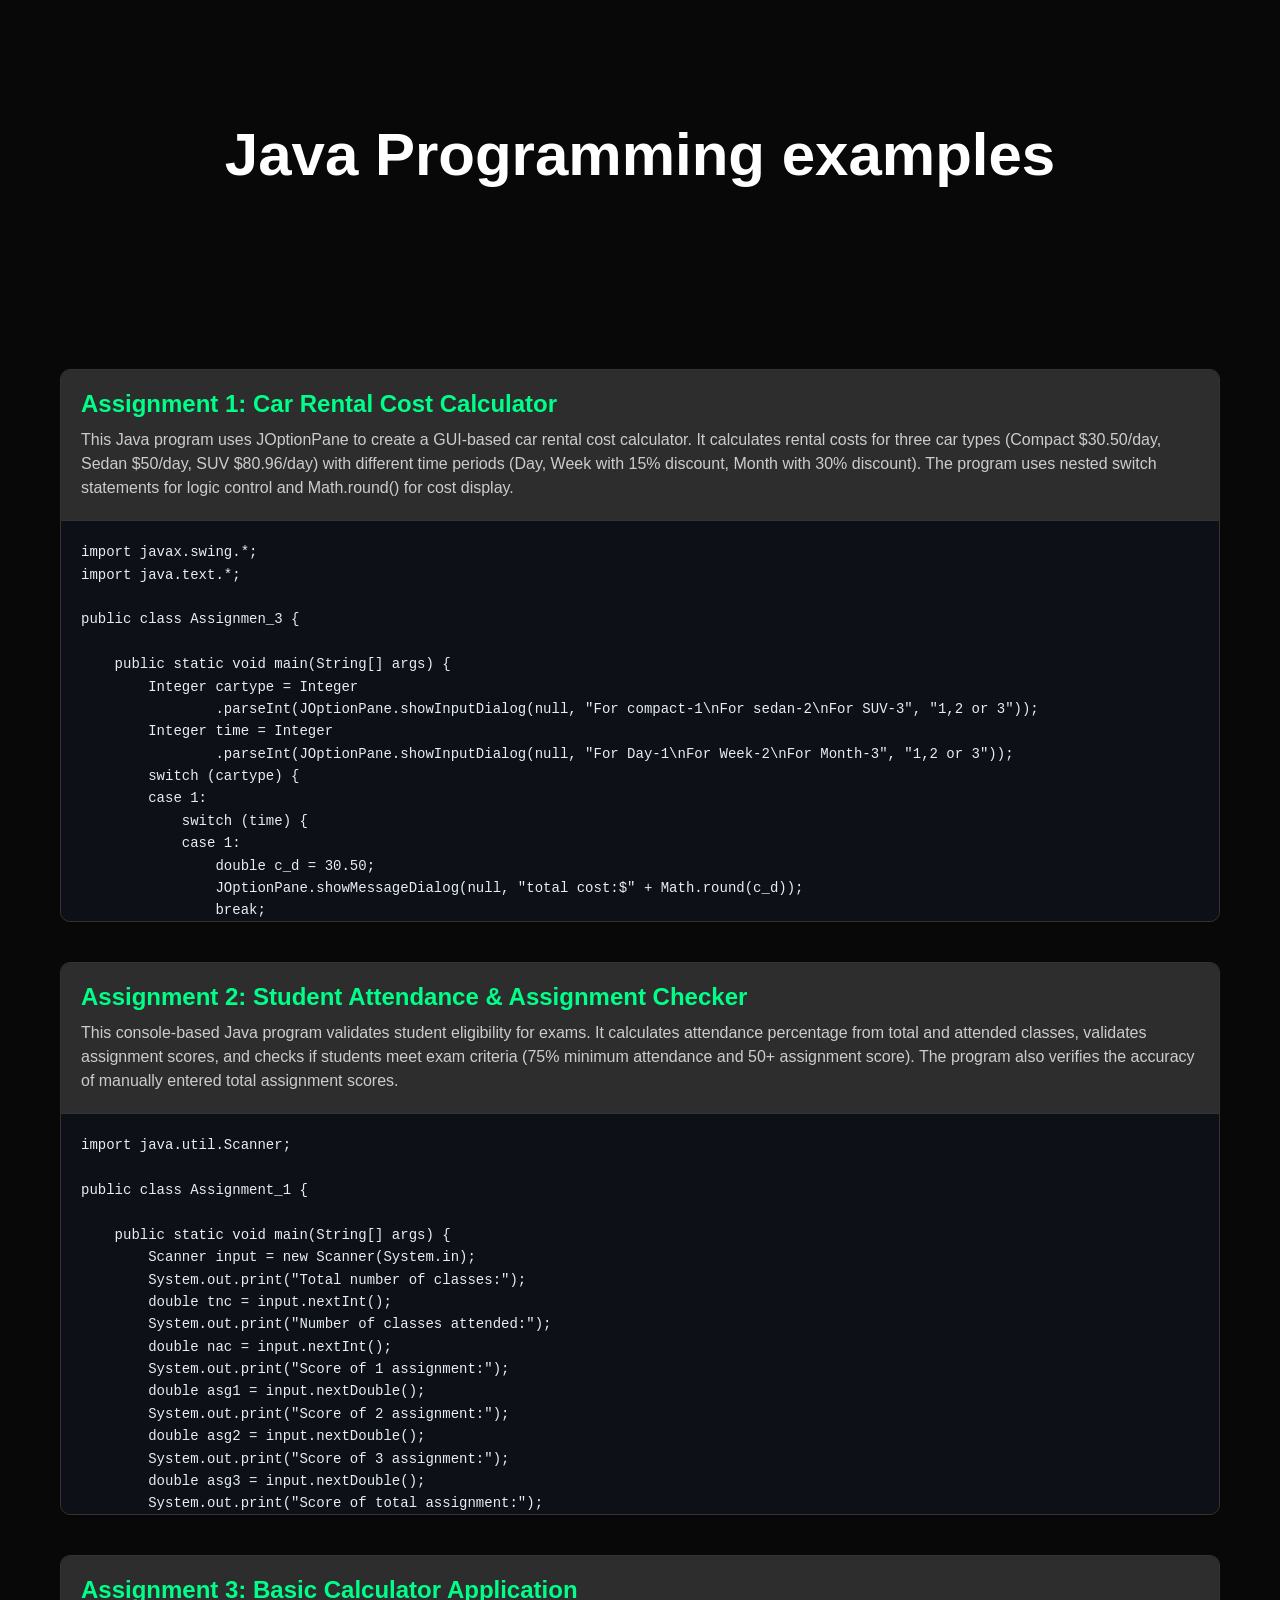
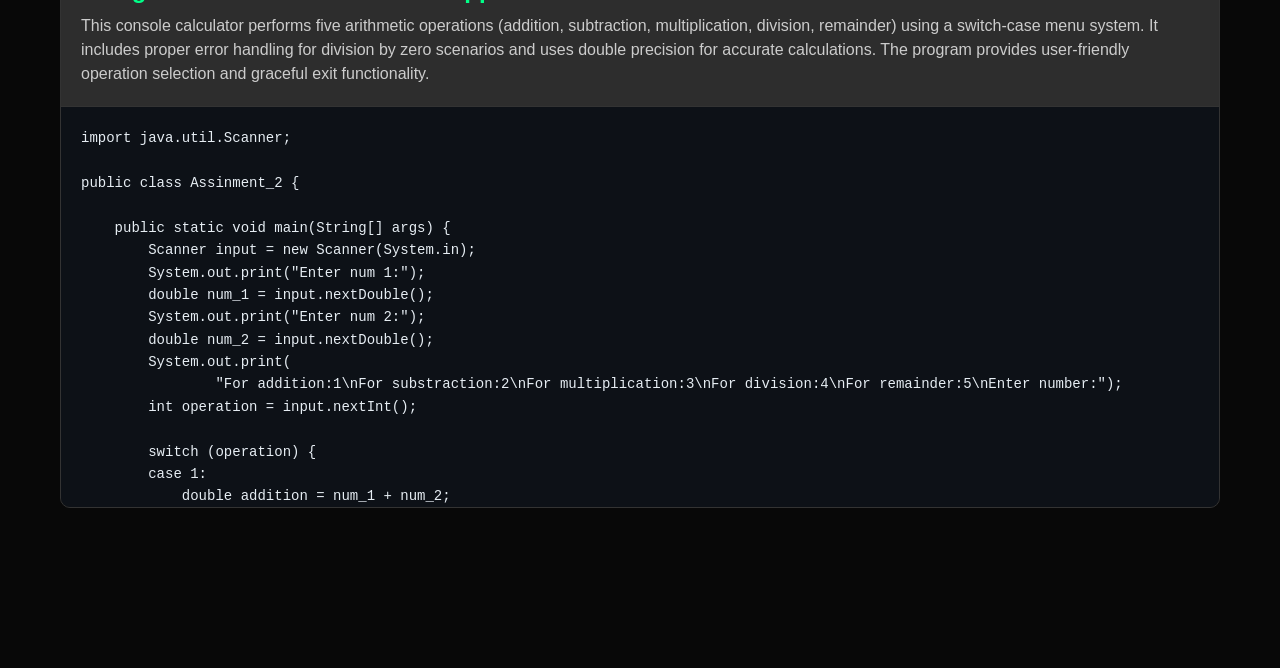
<file: javaExample.html>
<!DOCTYPE html>
<html>

<head>
    <meta charset="utf-8">
    <meta http-equiv="X-UA-Compatible" content="IE=edge">
    <meta name="viewport" content="width=device-width, initial-scale=1">
    <title>Java Programming Assignments</title>
    <style>
        body {
            font-family: Arial, sans-serif;
            margin: 0;
            padding: 0;
            background: #080808;
            color: white;
        }

        .container {
            max-width: 1200px;
            margin: 0 auto;
            padding: 0 20px;
        }

        .app-gallery {
            padding: 80px 0;
            background: #080808;
        }

        .app-gallery h1 {
            font-size: 60px;
            padding-bottom: 80px;
            text-align: center;
        }

        .gallery-grid {
            display: grid;
            grid-template-columns: repeat(auto-fit, minmax(250px, 1fr));
            gap: 80px;
        }

        .gallery-grid img {
            width: 90%;
            height: 500px;
            border-radius: 10px;
            transition: transform 0.3s;
            background: #333;
            display: flex;
            align-items: center;
            justify-content: center;
            color: #ccc;
            font-size: 14px;
            text-align: center;
        }

        .gallery-grid img:hover {
            transform: scale(1.05);
        }

        .screenshot-placeholder {
            width: 90%;
            height: 500px;
            border-radius: 10px;
            transition: transform 0.3s;
            background: #333;
            display: flex;
            align-items: center;
            justify-content: center;
            color: #ccc;
            font-size: 14px;
            text-align: center;
        }

        .screenshot-placeholder:hover {
            transform: scale(1.05);
        }

        .code-section {
            margin-top: 60px;
            padding: 40px 0;
        }

        .code-section h2 {
            font-size: 40px;
            text-align: center;
            margin-bottom: 40px;
            color: white;
        }

        .assignment-code {
            background: #1a1a1a;
            border-radius: 10px;
            margin-bottom: 40px;
            overflow: hidden;
            border: 1px solid #333;
        }

        .code-header {
            background: #2d2d2d;
            padding: 20px;
            border-bottom: 1px solid #333;
        }

        .code-header h3 {
            margin: 0 0 10px 0;
            color: #00ff88;
            font-size: 24px;
        }

        .code-header p {
            margin: 0;
            color: #ccc;
            font-size: 16px;
            line-height: 1.5;
        }

        .code-container {
            max-height: 400px;
            overflow-y: auto;
            background: #0d1117;
        }

        .code-block {
            padding: 20px;
            font-family: 'Courier New', monospace;
            font-size: 14px;
            line-height: 1.6;
            color: #e6edf3;
            white-space: pre;
            margin: 0;
        }

        .code-container::-webkit-scrollbar {
            width: 8px;
        }

        .code-container::-webkit-scrollbar-track {
            background: #1a1a1a;
        }

        .code-container::-webkit-scrollbar-thumb {
            background: #444;
            border-radius: 4px;
        }

        .code-container::-webkit-scrollbar-thumb:hover {
            background: #555;
        }
    </style>
</head>

<body>
    <div class="app-gallery">
        <div class="container">
            <h1>Java Programming examples</h1>

            <div class="code-section">
                <div class="container">

                    <div class="assignment-code">
                        <div class="code-header">
                            <h3>Assignment 1: Car Rental Cost Calculator</h3>
                            <p>This Java program uses JOptionPane to create a GUI-based car rental cost calculator. It
                                calculates rental costs for three car types (Compact $30.50/day, Sedan $50/day, SUV
                                $80.96/day) with different time periods (Day, Week with 15% discount, Month with 30%
                                discount). The program uses nested switch statements for logic control and Math.round()
                                for cost display.</p>
                        </div>
                        <div class="code-container">
                            <pre class="code-block">import javax.swing.*;
import java.text.*;

public class Assignmen_3 {

    public static void main(String[] args) {
        Integer cartype = Integer
                .parseInt(JOptionPane.showInputDialog(null, "For compact-1\nFor sedan-2\nFor SUV-3", "1,2 or 3"));
        Integer time = Integer
                .parseInt(JOptionPane.showInputDialog(null, "For Day-1\nFor Week-2\nFor Month-3", "1,2 or 3"));
        switch (cartype) {
        case 1:
            switch (time) {
            case 1:
                double c_d = 30.50;
                JOptionPane.showMessageDialog(null, "total cost:$" + Math.round(c_d));
                break;
            case 2:
                double c_w = 30.50*7*(1-0.15);
                JOptionPane.showMessageDialog(null, "total cost:$" +Math.round(c_w));
                break;
            case 3:
                double c_m = 30.50*30*(1-0.30);
                JOptionPane.showMessageDialog(null, "total cost:$" + Math.round(c_m));
                break;
            default :
                JOptionPane.showMessageDialog(null,"You didn't enter 1,2 or 3 for 2 nd question");
                break;
            }
            break;
        case 2:
            switch (time) {
            case 1:
                double s_d = 50;
                JOptionPane.showMessageDialog(null, "total cost:$" + Math.round(s_d));
                break;
            case 2:
                double s_w = 50*7*(1-0.15);
                JOptionPane.showMessageDialog(null, "total cost:$" + Math.round(s_w));
                break;
            case 3:
                double s_m = 50*30*(1-0.30);
                JOptionPane.showMessageDialog(null, "total cost:$" + Math.round(s_m));
                break;
            default :
                JOptionPane.showMessageDialog(null,"You didn't enter 1,2 or 3 for 2 nd question");
                break;
            }
            break;
        case 3:
            switch (time) {
            case 1:
                double S_d = 80.96;
                JOptionPane.showMessageDialog(null, "total cost:$" + Math.round(S_d));
                break;
            case 2:
                double S_w = 80.96*7*(1-0.15);
                JOptionPane.showMessageDialog(null, "total cost:$" + Math.round(S_w));
                break;
            case 3:
                double S_m = 80.96*30*(1-0.30);
                JOptionPane.showMessageDialog(null, "total cost:$" + Math.round(S_m));
                break;
            default :
                JOptionPane.showMessageDialog(null,"You didnt enter 1,2 or 3 for 2 nd question");
                break;
            }
            break;
        default:
            JOptionPane.showMessageDialog(null, "You didn't enter 1,2 or 3");
        }
    }
}</pre>
                        </div>
                    </div>

                    <div class="assignment-code">
                        <div class="code-header">
                            <h3>Assignment 2: Student Attendance & Assignment Checker</h3>
                            <p>This console-based Java program validates student eligibility for exams. It calculates
                                attendance percentage from total and attended classes, validates assignment scores, and
                                checks if students meet exam criteria (75% minimum attendance and 50+ assignment score).
                                The program also verifies the accuracy of manually entered total assignment scores.</p>
                        </div>
                        <div class="code-container">
                            <pre class="code-block">import java.util.Scanner;

public class Assignment_1 {

    public static void main(String[] args) {
        Scanner input = new Scanner(System.in);
        System.out.print("Total number of classes:");
        double tnc = input.nextInt();
        System.out.print("Number of classes attended:");
        double nac = input.nextInt();
        System.out.print("Score of 1 assignment:");
        double asg1 = input.nextDouble();
        System.out.print("Score of 2 assignment:");
        double asg2 = input.nextDouble();
        System.out.print("Score of 3 assignment:");
        double asg3 = input.nextDouble();
        System.out.print("Score of total assignment:");
        double total = input.nextDouble();
        
        //calculation start
        double attendence = nac/tnc*100;
        double Total = asg1 +asg2 + asg3;
        
        if (Total == total)
            if (attendence < 75.0) {
                System.out.print("You can't enter to exam with less than 75% attedence");
            } else if (total < 50) {
                System.out.print("You can't enter exam to exam with less than 50 score of assignment");
            } else {
                System.out.print("You can enter exam kudos!");
            }
        else {
            System.out.print("You total score of assignment is not true!");
        }
        
        input.close();
    }
}</pre>
                        </div>
                    </div>

                    <!-- Assignment 3 Code -->
                    <div class="assignment-code">
                        <div class="code-header">
                            <h3>Assignment 3: Basic Calculator Application</h3>
                            <p>This console calculator performs five arithmetic operations (addition, subtraction,
                                multiplication, division, remainder) using a switch-case menu system. It includes proper
                                error handling for division by zero scenarios and uses double precision for accurate
                                calculations. The program provides user-friendly operation selection and graceful exit
                                functionality.</p>
                        </div>
                        <div class="code-container">
                            <pre class="code-block">import java.util.Scanner;

public class Assinment_2 {

    public static void main(String[] args) {
        Scanner input = new Scanner(System.in);
        System.out.print("Enter num 1:");
        double num_1 = input.nextDouble();
        System.out.print("Enter num 2:");
        double num_2 = input.nextDouble();
        System.out.print(
                "For addition:1\nFor substraction:2\nFor multiplication:3\nFor division:4\nFor remainder:5\nEnter number:");
        int operation = input.nextInt();
        
        switch (operation) {
        case 1:
            double addition = num_1 + num_2;
            System.out.print("Answer:" + addition);
            break;
        case 2:
            double substraction = num_1 - num_2;
            System.out.print("Answer:" + substraction);
            break;
        case 3:
            double multipiclation = num_1 * num_2;
            System.out.print("Answer:" + multipiclation);
            break;
        case 4:
            if (num_2 == 0) {
                System.out.print("Error!!!");
            } else {
                double divison = num_1 / num_2;
                System.out.print("Answer:" + divison);
            }
            break;
        case 5:
            if (num_2 == 0) {
                System.out.print("Error!!!");
            } else {
                double remainder = num_1 % num_2;
                System.out.print("Answer:" + remainder);
            }
            break;
        default:
            System.out.print("Bye");
            break;
        }
    }
}</pre>
                        </div>
                    </div>
                </div>
            </div>
        </div>
    </div>
    <script>
        document.querySelectorAll('nav ul li a').forEach(anchor => {
            anchor.addEventListener('click', function (e) {
                e.preventDefault();
                const href = this.getAttribute('href');
                window.location.href = href;
            });
        });
    </script>
</body>

</html>
</file>
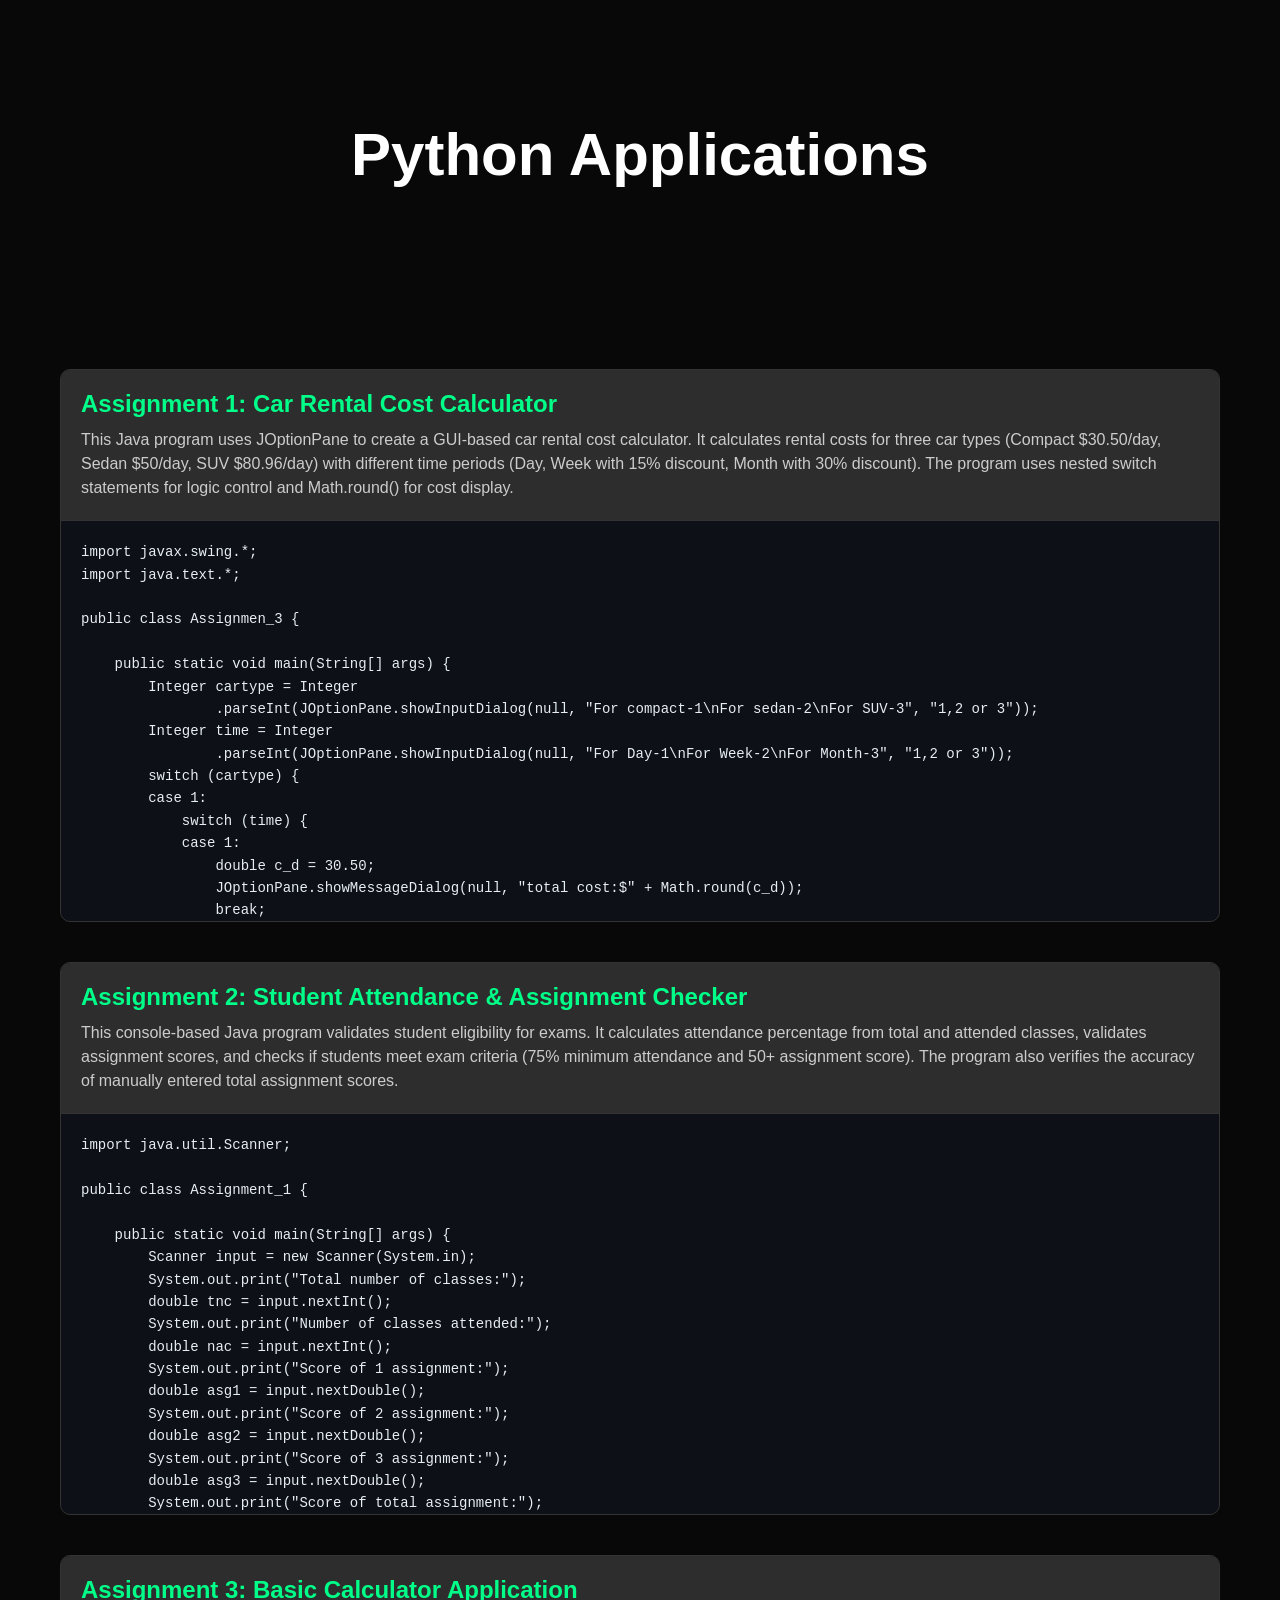
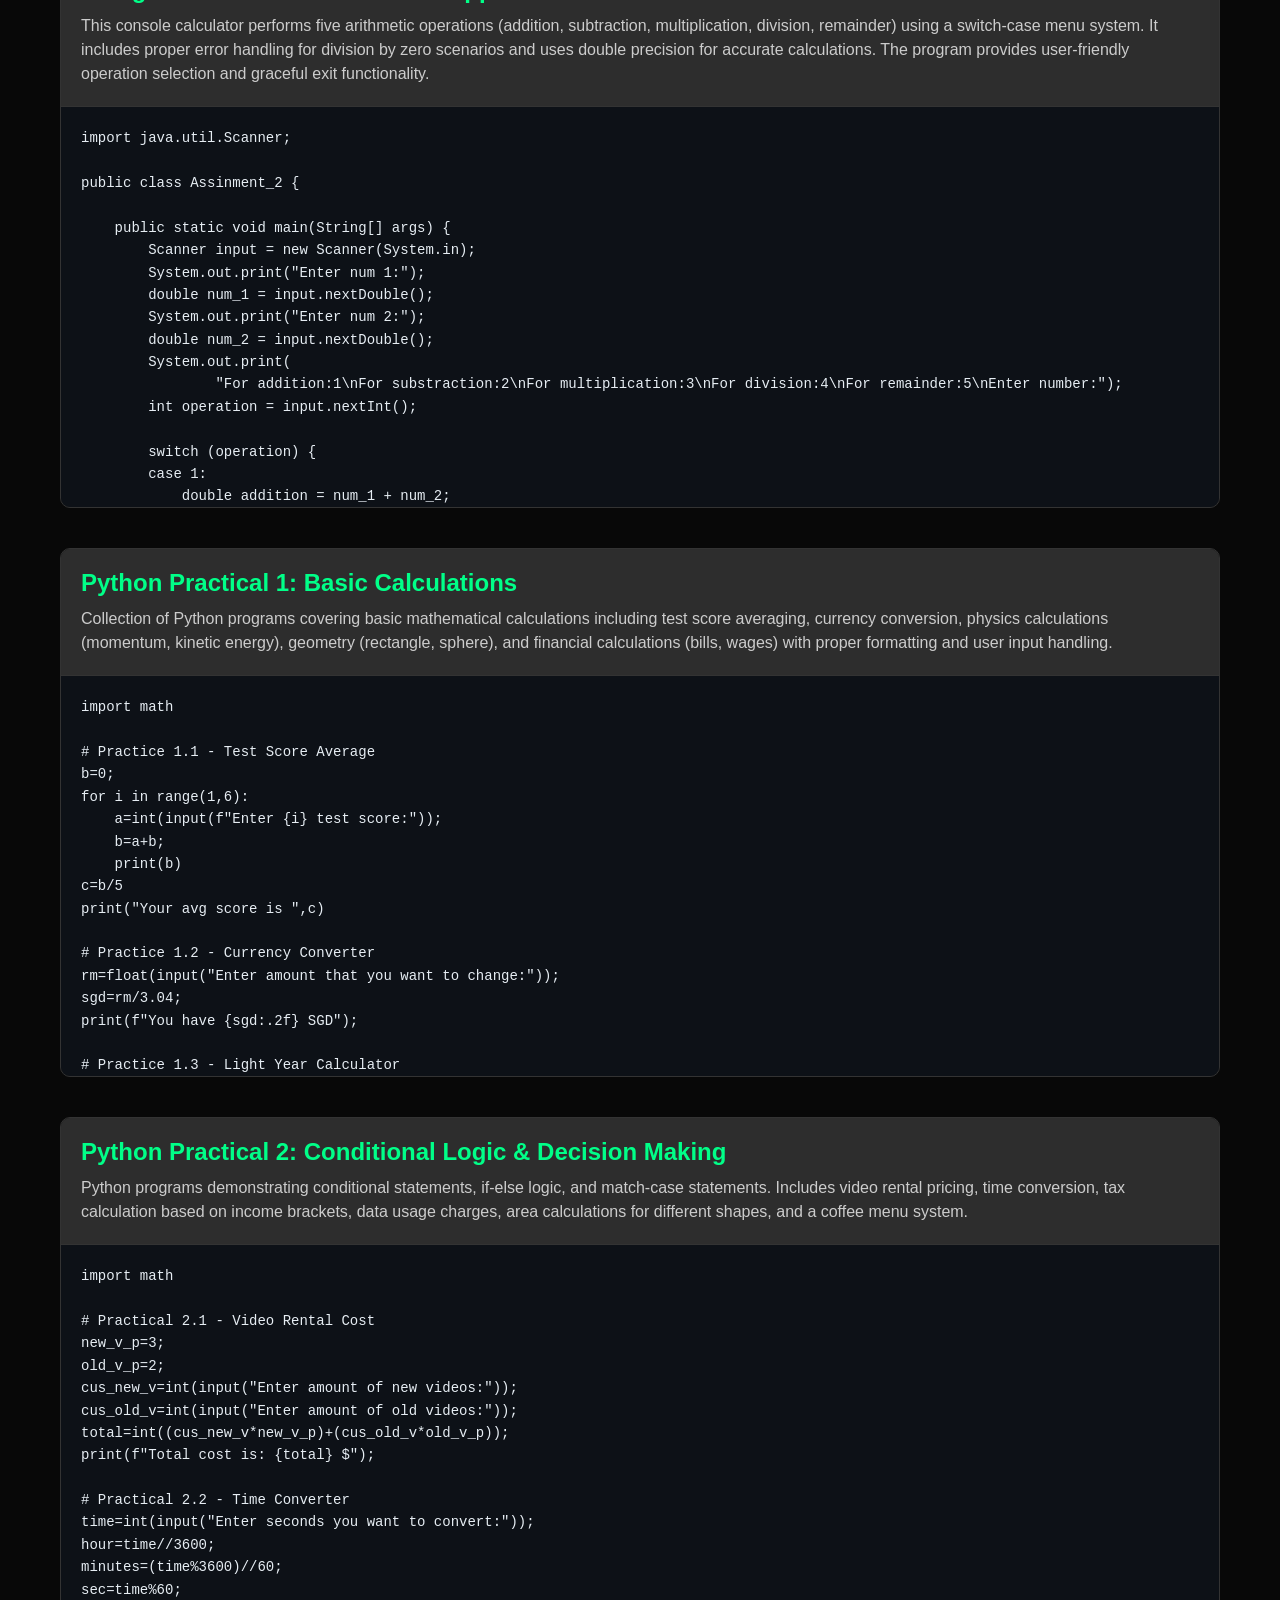
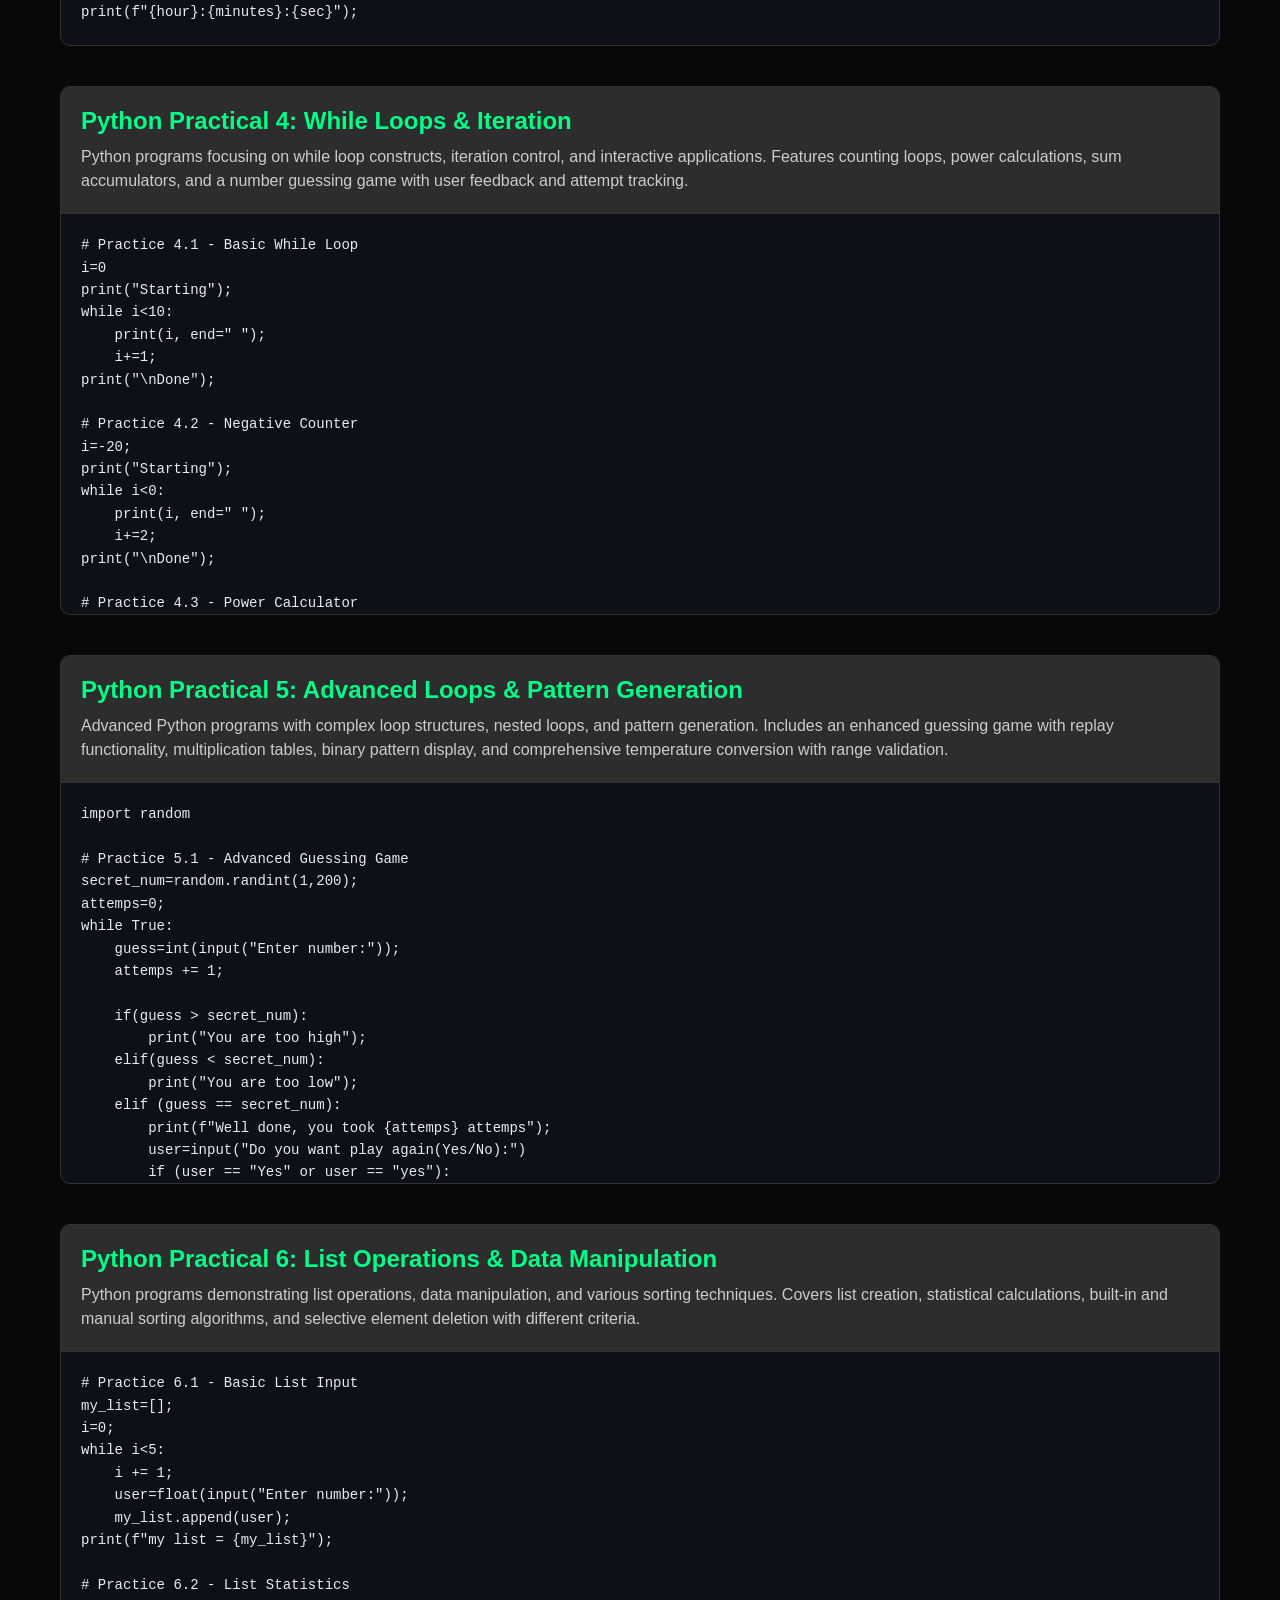
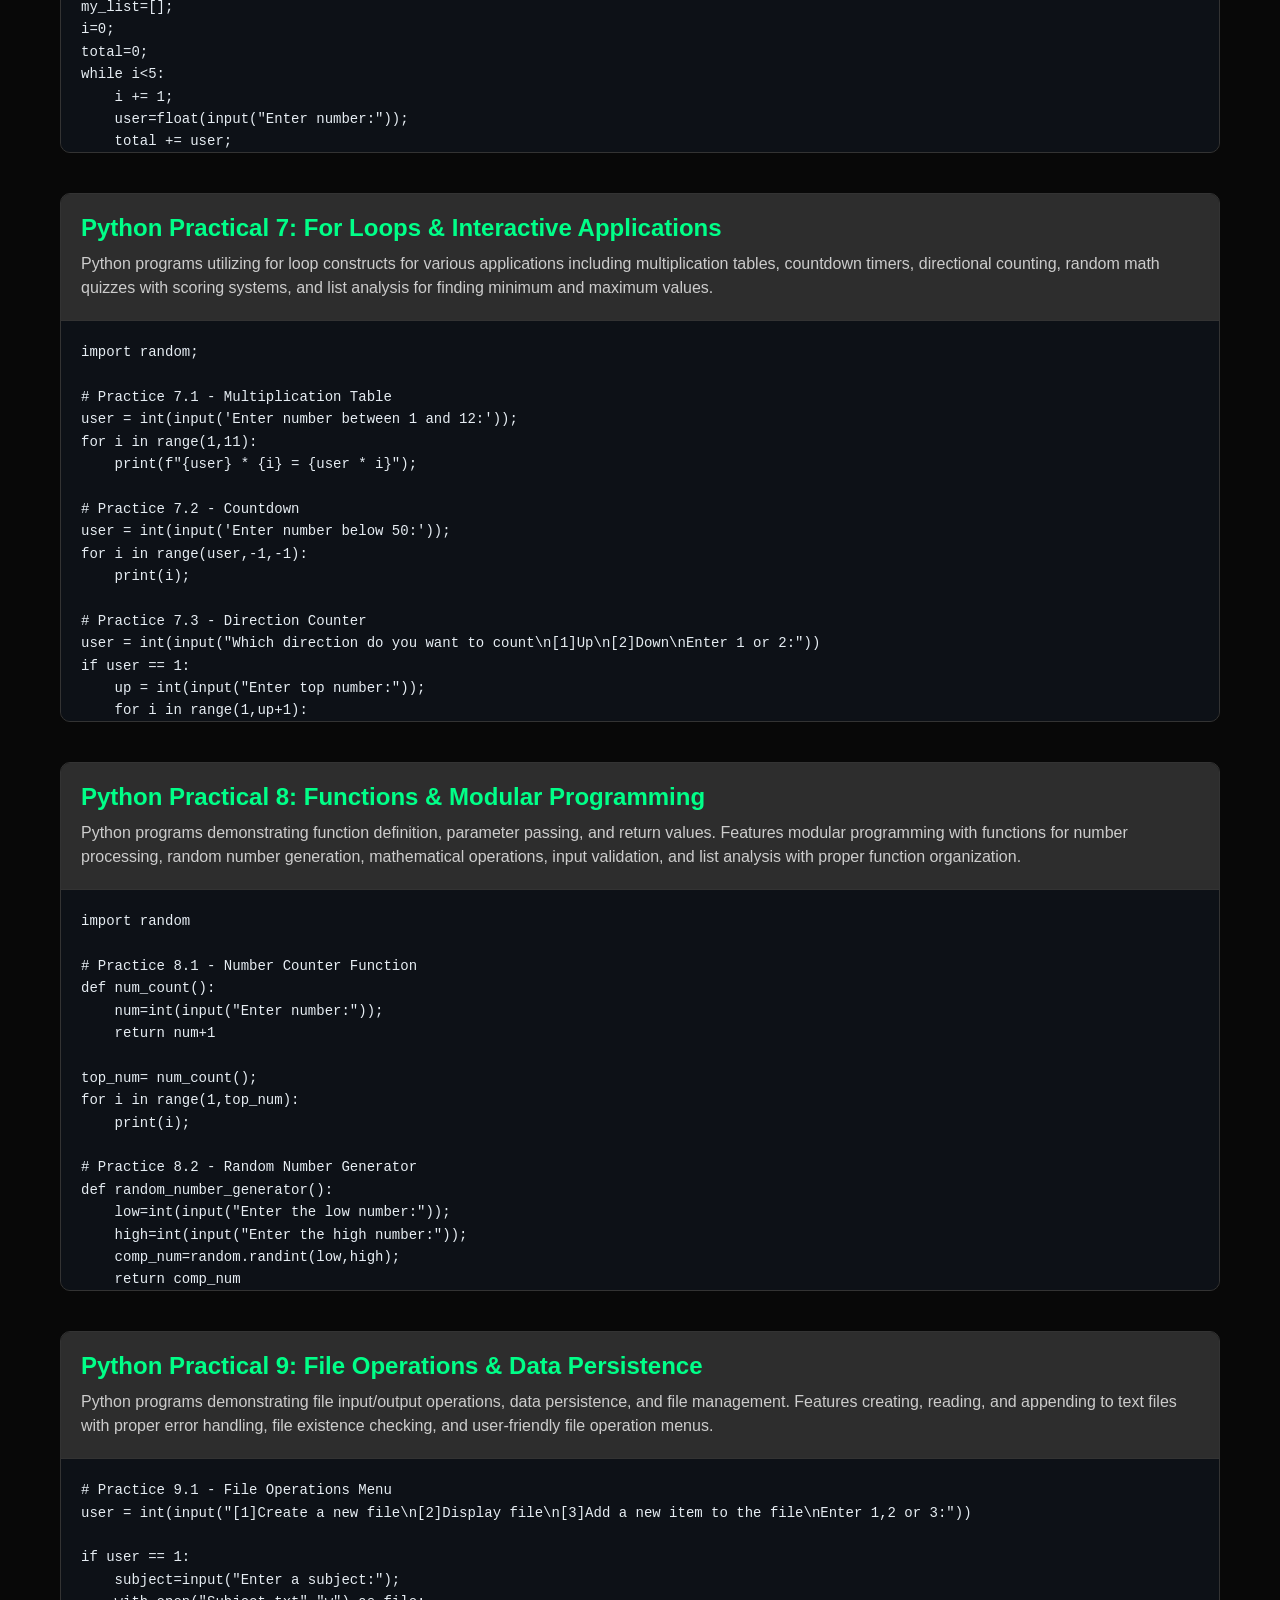
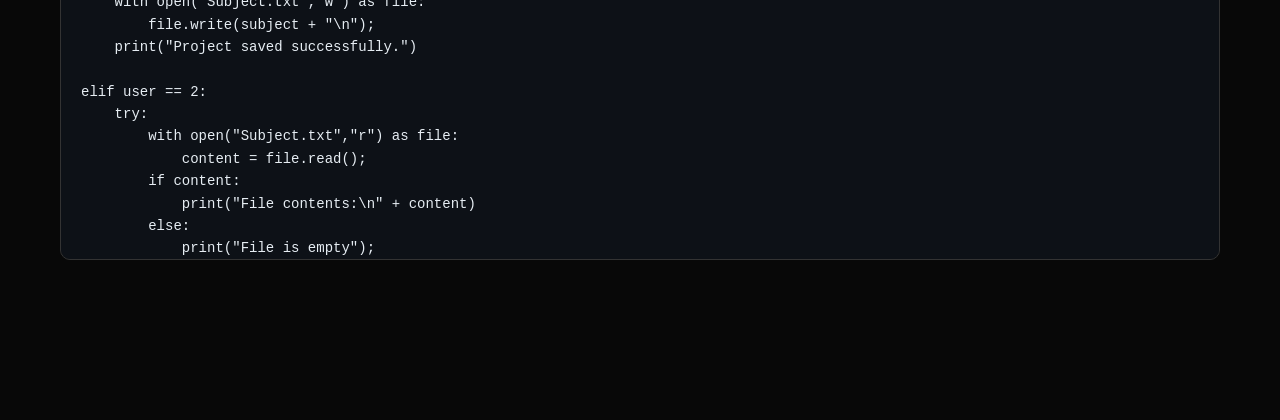
<file: pythonExample.html>
<!DOCTYPE html>
<html>

<head>
    <meta charset="utf-8">
    <meta http-equiv="X-UA-Compatible" content="IE=edge">
    <meta name="viewport" content="width=device-width, initial-scale=1">
    <title>Java Programming Assignments</title>
    <style>
        body {
            font-family: Arial, sans-serif;
            margin: 0;
            padding: 0;
            background: #080808;
            color: white;
        }

        .container {
            max-width: 1200px;
            margin: 0 auto;
            padding: 0 20px;
        }

        .app-gallery {
            padding: 80px 0;
            background: #080808;
        }

        .app-gallery h1 {
            font-size: 60px;
            padding-bottom: 80px;
            text-align: center;
        }

        .gallery-grid {
            display: grid;
            grid-template-columns: repeat(auto-fit, minmax(250px, 1fr));
            gap: 80px;
        }

        .gallery-grid img {
            width: 90%;
            height: 500px;
            border-radius: 10px;
            transition: transform 0.3s;
            background: #333;
            display: flex;
            align-items: center;
            justify-content: center;
            color: #ccc;
            font-size: 14px;
            text-align: center;
        }

        .gallery-grid img:hover {
            transform: scale(1.05);
        }

        .screenshot-placeholder {
            width: 90%;
            height: 500px;
            border-radius: 10px;
            transition: transform 0.3s;
            background: #333;
            display: flex;
            align-items: center;
            justify-content: center;
            color: #ccc;
            font-size: 14px;
            text-align: center;
        }

        .screenshot-placeholder:hover {
            transform: scale(1.05);
        }

        .code-section {
            margin-top: 60px;
            padding: 40px 0;
        }

        .code-section h2 {
            font-size: 40px;
            text-align: center;
            margin-bottom: 40px;
            color: white;
        }

        .assignment-code {
            background: #1a1a1a;
            border-radius: 10px;
            margin-bottom: 40px;
            overflow: hidden;
            border: 1px solid #333;
        }

        .code-header {
            background: #2d2d2d;
            padding: 20px;
            border-bottom: 1px solid #333;
        }

        .code-header h3 {
            margin: 0 0 10px 0;
            color: #00ff88;
            font-size: 24px;
        }

        .code-header p {
            margin: 0;
            color: #ccc;
            font-size: 16px;
            line-height: 1.5;
        }

        .code-container {
            max-height: 400px;
            overflow-y: auto;
            background: #0d1117;
        }

        .code-block {
            padding: 20px;
            font-family: 'Courier New', monospace;
            font-size: 14px;
            line-height: 1.6;
            color: #e6edf3;
            white-space: pre;
            margin: 0;
        }

        .code-container::-webkit-scrollbar {
            width: 8px;
        }

        .code-container::-webkit-scrollbar-track {
            background: #1a1a1a;
        }

        .code-container::-webkit-scrollbar-thumb {
            background: #444;
            border-radius: 4px;
        }

        .code-container::-webkit-scrollbar-thumb:hover {
            background: #555;
        }
    </style>
</head>

<body>
    <div class="app-gallery">
        <div class="container">
            <h1>Python Applications</h1>
            <div class="code-section">
                <div class="container">


                    <div class="assignment-code">
                        <div class="code-header">
                            <h3>Assignment 1: Car Rental Cost Calculator</h3>
                            <p>This Java program uses JOptionPane to create a GUI-based car rental cost calculator. It
                                calculates rental costs for three car types (Compact $30.50/day, Sedan $50/day, SUV
                                $80.96/day) with different time periods (Day, Week with 15% discount, Month with 30%
                                discount). The program uses nested switch statements for logic control and Math.round()
                                for cost display.</p>
                        </div>
                        <div class="code-container">
                            <pre class="code-block">import javax.swing.*;
import java.text.*;

public class Assignmen_3 {

    public static void main(String[] args) {
        Integer cartype = Integer
                .parseInt(JOptionPane.showInputDialog(null, "For compact-1\nFor sedan-2\nFor SUV-3", "1,2 or 3"));
        Integer time = Integer
                .parseInt(JOptionPane.showInputDialog(null, "For Day-1\nFor Week-2\nFor Month-3", "1,2 or 3"));
        switch (cartype) {
        case 1:
            switch (time) {
            case 1:
                double c_d = 30.50;
                JOptionPane.showMessageDialog(null, "total cost:$" + Math.round(c_d));
                break;
            case 2:
                double c_w = 30.50*7*(1-0.15);
                JOptionPane.showMessageDialog(null, "total cost:$" +Math.round(c_w));
                break;
            case 3:
                double c_m = 30.50*30*(1-0.30);
                JOptionPane.showMessageDialog(null, "total cost:$" + Math.round(c_m));
                break;
            default :
                JOptionPane.showMessageDialog(null,"You didn't enter 1,2 or 3 for 2 nd question");
                break;
            }
            break;
        case 2:
            switch (time) {
            case 1:
                double s_d = 50;
                JOptionPane.showMessageDialog(null, "total cost:$" + Math.round(s_d));
                break;
            case 2:
                double s_w = 50*7*(1-0.15);
                JOptionPane.showMessageDialog(null, "total cost:$" + Math.round(s_w));
                break;
            case 3:
                double s_m = 50*30*(1-0.30);
                JOptionPane.showMessageDialog(null, "total cost:$" + Math.round(s_m));
                break;
            default :
                JOptionPane.showMessageDialog(null,"You didn't enter 1,2 or 3 for 2 nd question");
                break;
            }
            break;
        case 3:
            switch (time) {
            case 1:
                double S_d = 80.96;
                JOptionPane.showMessageDialog(null, "total cost:$" + Math.round(S_d));
                break;
            case 2:
                double S_w = 80.96*7*(1-0.15);
                JOptionPane.showMessageDialog(null, "total cost:$" + Math.round(S_w));
                break;
            case 3:
                double S_m = 80.96*30*(1-0.30);
                JOptionPane.showMessageDialog(null, "total cost:$" + Math.round(S_m));
                break;
            default :
                JOptionPane.showMessageDialog(null,"You didnt enter 1,2 or 3 for 2 nd question");
                break;
            }
            break;
        default:
            JOptionPane.showMessageDialog(null, "You didn't enter 1,2 or 3");
        }
    }

}</pre>
                        </div>
                    </div>

                    <div class="assignment-code">
                        <div class="code-header">
                            <h3>Assignment 2: Student Attendance & Assignment Checker</h3>
                            <p>This console-based Java program validates student eligibility for exams. It calculates
                                attendance percentage from total and attended classes, validates assignment scores, and
                                checks if students meet exam criteria (75% minimum attendance and 50+ assignment score).
                                The program also verifies the accuracy of manually entered total assignment scores.</p>
                        </div>
                        <div class="code-container">
                            <pre class="code-block">import java.util.Scanner;

public class Assignment_1 {

    public static void main(String[] args) {
        Scanner input = new Scanner(System.in);
        System.out.print("Total number of classes:");
        double tnc = input.nextInt();
        System.out.print("Number of classes attended:");
        double nac = input.nextInt();
        System.out.print("Score of 1 assignment:");
        double asg1 = input.nextDouble();
        System.out.print("Score of 2 assignment:");
        double asg2 = input.nextDouble();
        System.out.print("Score of 3 assignment:");
        double asg3 = input.nextDouble();
        System.out.print("Score of total assignment:");
        double total = input.nextDouble();
        
        //calculation start
        double attendence = nac/tnc*100;
        double Total = asg1 +asg2 + asg3;
        
        if (Total == total)
            if (attendence < 75.0) {
                System.out.print("You can't enter to exam with less than 75% attedence");
            } else if (total < 50) {
                System.out.print("You can't enter exam to exam with less than 50 score of assignment");
            } else {
                System.out.print("You can enter exam kudos!");
            }
        else {
            System.out.print("You total score of assignment is not true!");
        }
        
        input.close();
    }
}</pre>
                        </div>
                    </div>


                    <div class="assignment-code">
                        <div class="code-header">
                            <h3>Assignment 3: Basic Calculator Application</h3>
                            <p>This console calculator performs five arithmetic operations (addition, subtraction,
                                multiplication, division, remainder) using a switch-case menu system. It includes proper
                                error handling for division by zero scenarios and uses double precision for accurate
                                calculations. The program provides user-friendly operation selection and graceful exit
                                functionality.</p>
                        </div>
                        <div class="code-container">
                            <pre class="code-block">import java.util.Scanner;

public class Assinment_2 {

    public static void main(String[] args) {
        Scanner input = new Scanner(System.in);
        System.out.print("Enter num 1:");
        double num_1 = input.nextDouble();
        System.out.print("Enter num 2:");
        double num_2 = input.nextDouble();
        System.out.print(
                "For addition:1\nFor substraction:2\nFor multiplication:3\nFor division:4\nFor remainder:5\nEnter number:");
        int operation = input.nextInt();
        
        switch (operation) {
        case 1:
            double addition = num_1 + num_2;
            System.out.print("Answer:" + addition);
            break;
        case 2:
            double substraction = num_1 - num_2;
            System.out.print("Answer:" + substraction);
            break;
        case 3:
            double multipiclation = num_1 * num_2;
            System.out.print("Answer:" + multipiclation);
            break;
        case 4:
            if (num_2 == 0) {
                System.out.print("Error!!!");
            } else {
                double divison = num_1 / num_2;
                System.out.print("Answer:" + divison);
            }
            break;
        case 5:
            if (num_2 == 0) {
                System.out.print("Error!!!");
            } else {
                double remainder = num_1 % num_2;
                System.out.print("Answer:" + remainder);
            }
            break;
        default:
            System.out.print("Bye");
            break;
        }
    }
}</pre>
                        </div>
                    </div>


                    <div class="assignment-code">
                        <div class="code-header">
                            <h3>Python Practical 1: Basic Calculations</h3>
                            <p>Collection of Python programs covering basic mathematical calculations including test
                                score averaging, currency conversion, physics calculations (momentum, kinetic energy),
                                geometry (rectangle, sphere), and financial calculations (bills, wages) with proper
                                formatting and user input handling.</p>
                        </div>
                        <div class="code-container">
                            <pre class="code-block">import math

# Practice 1.1 - Test Score Average
b=0;
for i in range(1,6):
    a=int(input(f"Enter {i} test score:"));
    b=a+b;
    print(b)
c=b/5
print("Your avg score is ",c)

# Practice 1.2 - Currency Converter
rm=float(input("Enter amount that you want to change:"));
sgd=rm/3.04;
print(f"You have {sgd:.2f} SGD");

# Practice 1.3 - Light Year Calculator
value=float(input("Enter value for calculate value of light year"));
speed_l=3.0e8;
speed_l_year=365*24*60*60;
calc=speed_l*speed_l_year;
print(f'Distance is: {calc:.2f} meters in one year')

# Practice 1.4 - Rectangle Calculator
lenght=float(input('Enter lenght of rectangle:'));
height=float(input('Enter height of rectangle:'));
area=lenght*height
perimter=2*(lenght+height)
print(f"Perimter:{perimter:.2f}, area:{area:.2f} of rectabgle")

# Practice 1.5 - Physics Calculator
mass=float(input('Enter mass of object:'));
velocity=float(input('Enter velocity of object:'));
momentum=mass*velocity
kinetic_e=0.5*(mass*velocity**2);
print(f"Momentum:{momentum:.2f} m/s, kinetic energy:{kinetic_e:.2f} J");

# Practice 1.6 - Sphere Calculator
sphere_r=int(input("Enter radius of a sphere:"));
diamter=2*sphere_r
circumference=2*math.pi*sphere_r
surface_area=4*math.pi*sphere_r**2
volume=(4/3)*math.pi*sphere_r**3
print(f"diamter:{diamter:.2f}, circumference:{circumference:.2f},surface_area:{surface_area:.2f},volume:{volume:.2f}");

# Practice 1.7 - Bill Calculator
total_b=float(input("Enter total amount of the bill:"));
num_p=float(input("Enter number of people:"));
service=total_b*0.10;
total_w_service=total_b+service;
gst=total_b*0.06;
final_b=total_w_service+gst;
per_person=final_b/num_p;
print(f"Per person bill is: {per_person:.2f}");

# Practice 1.8 - Wage Calculator
hourly_w=float(input("Enter hourly wage:"));
total_regular_h=float(input("Enter total regular hours:"));
total_overtime_h=float(input("Enter total overtime hours:"));
overtime_pay=total_overtime_h*(1.5*hourly_w);
weekly_pay=(hourly_w*total_regular_h)+overtime_pay;
print(f"your weekly pay is: {weekly_pay:.2f}")</pre>
                        </div>
                    </div>


                    <div class="assignment-code">
                        <div class="code-header">
                            <h3>Python Practical 2: Conditional Logic & Decision Making</h3>
                            <p>Python programs demonstrating conditional statements, if-else logic, and match-case
                                statements. Includes video rental pricing, time conversion, tax calculation based on
                                income brackets, data usage charges, area calculations for different shapes, and a
                                coffee menu system.</p>
                        </div>
                        <div class="code-container">
                            <pre class="code-block">import math

# Practical 2.1 - Video Rental Cost
new_v_p=3;
old_v_p=2;
cus_new_v=int(input("Enter amount of new videos:"));
cus_old_v=int(input("Enter amount of old videos:"));
total=int((cus_new_v*new_v_p)+(cus_old_v*old_v_p));
print(f"Total cost is: {total} $");

# Practical 2.2 - Time Converter
time=int(input("Enter seconds you want to convert:"));
hour=time//3600;
minutes=(time%3600)//60;
sec=time%60;
print(f"{hour}:{minutes}:{sec}");

# Practical 2.3 - Tax Calculator
income=int(input("Enter your yearly income:"));
if (0<income<=2500):
    print("No tax:");
elif (2500<income<=10000):
    tax_5= income*0.5;
    print(f"Total tax is:{tax_5}");
elif (10000<income<=50000):
    tax_15= income*0.15;
    print(f"Total tax is:{tax_15}");
else:
    tax_25=income*0.25;
    print(f"Total tax is:{tax_25}");

# Practical 2.4 - Data Usage Charges
monthly_data=int(input("Enter monthly data usage(in GB):"));
if (monthly_data<=10):
    charge_f=monthly_data*15;
    print(f"Your data charge is:{charge_f}");
else:
    charge_a=((monthly_data-10)*30)+(10*15);
    print(f"Your data charge is:{charge_a}");

# Practical 2.5 - Area Calculator
type=input("For rectangle R or r\nFor circule C or c\nEnter your choice:");
if (type == "R" or type== "r"):
    lenght=float(input("Enter lenght of rectangle"));
    height=float(input("Enter height of rectangle"));
    rectangle=lenght*height
    print(f"The area of rectangle is:{rectangle:.2f}");
elif (type == "C" or type== "c"):
    radius=float(input("Enter radius of circle:"));
    circle=math.pi*radius**2;
    print(f"The area of circle is:{circle:.2f}");
else:
    print("You did not enter right letter");

# Practical 2.6 - Coffee Menu
def get_day_name(day):
    match day:
        case 1: return "Peppermint Mocha"
        case 2: return " Candy Bar Latte"
        case 3: return "Caramel Coffee"
        case 4: return "Chocolate Almond Cafe Au Lait"
        case 5: return "Pumpkin-Chai Latte"
        case 6: return "Vanilla Chai Tea"
        case 7: return "Gingerbread Latte"
        case _: return "Invalid day"

day_num=int(input("Enter number of the day:"));
print(get_day_name(day_num))</pre>
                        </div>
                    </div>


                    <div class="assignment-code">
                        <div class="code-header">
                            <h3>Python Practical 4: While Loops & Iteration</h3>
                            <p>Python programs focusing on while loop constructs, iteration control, and interactive
                                applications. Features counting loops, power calculations, sum accumulators, and a
                                number guessing game with user feedback and attempt tracking.</p>
                        </div>
                        <div class="code-container">
                            <pre class="code-block"># Practice 4.1 - Basic While Loop
i=0
print("Starting");
while i<10:
    print(i, end=" ");
    i+=1;
print("\nDone");

# Practice 4.2 - Negative Counter
i=-20;
print("Starting");
while i<0:
    print(i, end=" ");
    i+=2;
print("\nDone");

# Practice 4.3 - Power Calculator
a=int(input("Enter num a:"));
b=int(input("Enter num b:"));
c=a**b
print(f"Answer is {c}");

# Practice 4.4 - Sum Accumulator
total=0;
d="DONE";
while True:
    user=input("Enter number(or write DONE for stop):");
    if (user =="DONE"):
        print(f"Total is:{total}");
        break;
    else:
        total+=int(user);

# Practice 4.5 - Guessing Game
secret_num=50;
attemps=0;
while True:
    guess=int(input("Enter number:"));
    attemps += 1;

    if(guess > secret_num):
        print("You are too high");
    elif(guess < secret_num):
        print("You are too low");
    else:
        print(f"Well done, you took {attemps} attemps");
        break;</pre>
                        </div>
                    </div>


                    <div class="assignment-code">
                        <div class="code-header">
                            <h3>Python Practical 5: Advanced Loops & Pattern Generation</h3>
                            <p>Advanced Python programs with complex loop structures, nested loops, and pattern
                                generation. Includes an enhanced guessing game with replay functionality, multiplication
                                tables, binary pattern display, and comprehensive temperature conversion with range
                                validation.</p>
                        </div>
                        <div class="code-container">
                            <pre class="code-block">import random

# Practice 5.1 - Advanced Guessing Game
secret_num=random.randint(1,200);
attemps=0;
while True:
    guess=int(input("Enter number:"));
    attemps += 1;

    if(guess > secret_num):
        print("You are too high");
    elif(guess < secret_num):
        print("You are too low");
    elif (guess == secret_num):
        print(f"Well done, you took {attemps} attemps");
        user=input("Do you want play again(Yes/No):")
        if (user == "Yes" or user == "yes"):
                attemps= 0;
                continue;
        elif (user == "No" or user == "no"):
                print("Bye bye!");
                break;

# Practice 5.2 - Multiplication Table
num1=int(input("Which multiplication table woud you like to print:"));
num2=int(input("How high you would like it to go?:"));
for i in range(1,num2+1):
    times=num1*i;
    print(f"{num1} times {i} = {times}");

# Practice 5.4 - Temperature Converter
while True:
    print("Temperature Conversion Programme.\n[1] Convert Celsius to Fahrenheit.\n[2] Convert Fahrenheit to Celsius.")
    user=int(input("Enter your selection, 1 or 2:"));
    
    if user == 1:
        print("Celsius (C) to Fahrenheit (F) Conversion")
    elif user == 2:
        print("Fahrenheit (F) to Celsius (C) Conversion")
    else:
        print("ERROR: Invalid Selection");
        
    minimum=int(input("Enter minimum temperature:"));
    maximum=int(input("Enter maximum temperature:"));
    
    if minimum > maximum:
        print("ERROR: Invalid Input!");
    elif user == 1:
        for i in range(minimum,maximum+1):
            answer=(i * 9/5) +32;
            print(f"{i}C = {answer:.1f}F");
    else:
        for i in range(minimum,maximum+1):
            answer=(i - 32) * 5/9;
            print(f"{i}F = {answer:.1f}C");

    print("Conversion Done!");
    again=input("Do you want to run the program again? [Y/N]:");
    if again == "N" or again == "n":
        print("Bye!");
        break;</pre>
                        </div>
                    </div>


                    <div class="assignment-code">
                        <div class="code-header">
                            <h3>Python Practical 6: List Operations & Data Manipulation</h3>
                            <p>Python programs demonstrating list operations, data manipulation, and various sorting
                                techniques. Covers list creation, statistical calculations, built-in and manual sorting
                                algorithms, and selective element deletion with different criteria.</p>
                        </div>
                        <div class="code-container">
                            <pre class="code-block"># Practice 6.1 - Basic List Input
my_list=[];
i=0;
while i<5:
    i += 1;
    user=float(input("Enter number:"));
    my_list.append(user);
print(f"my list = {my_list}");

# Practice 6.2 - List Statistics
my_list=[];
i=0;
total=0;
while i<5:
    i += 1;
    user=float(input("Enter number:"));
    total += user;
    my_list.append(user);
print(f"my list = {my_list}");
print(f"Total = {total}");
print(f"Avg = {total/i}");

# Practice 6.3 - List Sorting
forward_list=[];
i=0;
while i<5:
    i += 1;
    user=int(input("Enter number:"));
    forward_list.append(user);
    forward_list.sort();
print(f"Forward list = {forward_list}");
forward_list.reverse();
print(f"Reverse list = {forward_list}");

# Practice 6.4 - Manual Bubble Sort
my_list=[];
i=0;
while i<5:
    i += 1;
    user=int(input("Enter number:"));
    my_list.append(user);

for i in range(0,len(my_list)):
    for j in range(i+1,len(my_list)):
        if my_list[i] > my_list[j]:
            my_list [i],my_list[j] = my_list [j],my_list[i]

for i in range (5):
    print(f"my_list = {my_list}");
    del(my_list[-1])

# Practice 6.6 - Selective Deletion
my_list=[];
i=0;
while i<5:
    i += 1;
    user=input("Enter data:");
    my_list.append(user);

for i in range (len(my_list)-1,-1,-1):
    print(f"my_list = {my_list}");
    if i % 2 == 0:
        del(my_list[i])
print(f"my_list = {my_list}")</pre>
                        </div>
                    </div>


                    <div class="assignment-code">
                        <div class="code-header">
                            <h3>Python Practical 7: For Loops & Interactive Applications</h3>
                            <p>Python programs utilizing for loop constructs for various applications including
                                multiplication tables, countdown timers, directional counting, random math quizzes with
                                scoring systems, and list analysis for finding minimum and maximum values.</p>
                        </div>
                        <div class="code-container">
                            <pre class="code-block">import random;

# Practice 7.1 - Multiplication Table
user = int(input('Enter number between 1 and 12:'));
for i in range(1,11):
    print(f"{user} * {i} = {user * i}");

# Practice 7.2 - Countdown
user = int(input('Enter number below 50:'));
for i in range(user,-1,-1):
    print(i);

# Practice 7.3 - Direction Counter
user = int(input("Which direction do you want to count\n[1]Up\n[2]Down\nEnter 1 or 2:"))
if user == 1:
    up = int(input("Enter top number:"));
    for i in range(1,up+1):
        print(i);
elif user == 2:
    down = int(input("Enter number below 20:"));
    for i in range(20,down-1,-1):
        print(i);

# Practice 7.4 - Math Quiz (5 questions)
correct = 0;
for i in range(5):
    a=random.randint(1,1000);
    b=random.randint(1,1000);
    total=(a+b)
    user=int(input(f"{a} + {b} ="));
    if user == total:
        correct += 1;
print(f"You got {correct} correct out of five")

# Practice 7.5 - Endless Math Quiz
correct = 0;
while True:
    a=random.randint(1,1000);
    b=random.randint(1,1000);
    total=(a+b)
    user=int(input(f"{a} + {b} = "));
    if user == total:
        correct += 1;
    print(f"You got {correct} correct");
    again = input("Do you want play again[Y/N]:");
    if again == "Y" or again == "y":
          continue;
    elif again == "N" or again == "n":
        print("Bye bye!");
        break;

# Practice 7.6 - List Min/Max Finder
my_list = [];
for i in range(10):
    num=float(input("Enter a number:"));
    my_list.append(num);

print(f"my_list = {my_list}");
print(f"Maximum number = {max(my_list)}");
print(f"Minimum number = {min(my_list)}");</pre>
                        </div>
                    </div>


                    <div class="assignment-code">
                        <div class="code-header">
                            <h3>Python Practical 8: Functions & Modular Programming</h3>
                            <p>Python programs demonstrating function definition, parameter passing, and return values.
                                Features modular programming with functions for number processing, random number
                                generation, mathematical operations, input validation, and list analysis with proper
                                function organization.</p>
                        </div>
                        <div class="code-container">
                            <pre class="code-block">import random 

# Practice 8.1 - Number Counter Function
def num_count():
    num=int(input("Enter number:"));
    return num+1

top_num= num_count();
for i in range(1,top_num):
    print(i);

# Practice 8.2 - Random Number Generator
def random_number_generator():
    low=int(input("Enter the low number:"));
    high=int(input("Enter the high number:"));
    comp_num=random.randint(low,high);
    return comp_num

def guess_num():
    guess=int(input("I am thinking of a number try to guess it:"));
    return guess

# Practice 8.3 - Math Operations with Functions
def addition():
    num1=random.randint(5,20);
    num2=random.randint(5,20);
    total=num1+num2
    answer=(f'{num1} + {num2} = ');
    return answer, total

def subtraction():
    num1=random.randint(5,20);
    num2=random.randint(25,50);
    total=num1-num2
    answer=(f'{num1} - {num2} = ');
    return answer, total

def checker(user_answer, total):
    if user_answer == total:
        print('You are right');
    else:
        print(f'You are wrong correct answer is {total}');
        
def main():
    calculation=int(input("[1]Addition\n[2]Subtraction\nEnter 1 or 2:"));
    if calculation == 1:
        answer,total = addition();
        user_answer=int(input(answer)); 
        checker(user_answer,total);
    elif calculation == 2:
        answer,total = subtraction();
        user_answer=int(input(answer));    
        checker(user_answer,total);
    else:
        print("Invalid Input")
main()

# Practice 8.4 - List Analysis Functions
def read_num(total_num_to_read):
    user_list = [];
    for i in range(total_num_to_read):
        user_input=float(input('Enter number:'));
        user_list.append(user_input);
    return user_list

def find_min_num(user_list):
    min_num=min(user_list);
    return min_num

def find_max_num(user_list):
    max_num=max(user_list);
    return max_num 

def main():
    total_num_to_read = int(input("Enter how many numbers:"));
    user_list =read_num(total_num_to_read);
    min_num = find_min_num(user_list);
    max_num = find_max_num(user_list);
    print(f"Numbers: {user_list}");
    print(f"Minimum: {min_num}");
    print(f"Maximum: {max_num}");
main();</pre>
                        </div>
                    </div>


                    <div class="assignment-code">
                        <div class="code-header">
                            <h3>Python Practical 9: File Operations & Data Persistence</h3>
                            <p>Python programs demonstrating file input/output operations, data persistence, and file
                                management. Features creating, reading, and appending to text files with proper error
                                handling, file existence checking, and user-friendly file operation menus.</p>
                        </div>
                        <div class="code-container">
                            <pre class="code-block"># Practice 9.1 - File Operations Menu
user = int(input("[1]Create a new file\n[2]Display file\n[3]Add a new item to the file\nEnter 1,2 or 3:"))

if user == 1:
    subject=input("Enter a subject:");
    with open("Subject.txt","w") as file:
        file.write(subject + "\n");
    print("Project saved successfully.")
    
elif user == 2:
    try:
        with open("Subject.txt","r") as file:
            content = file.read();
        if content:
            print("File contents:\n" + content)
        else:
            print("File is empty");
    except FileNotFoundError:
        print("File not found. Create one first.")
        
elif user == 3:
    subject=input("Enter a new subject:");
    with open("Subject.txt","a") as file:
        file.write(subject + '\n');
    print("Subject added successfully.")    
    
else:
    print("Invalid Input!")</pre>
                        </div>
                    </div>
                </div>
            </div>
        </div>
    </div>
    <script>
        document.querySelectorAll('nav ul li a').forEach(anchor => {
            anchor.addEventListener('click', function (e) {
                e.preventDefault();
                const href = this.getAttribute('href');
                window.location.href = href;
            });
        });
    </script>
</body>

</html>
</file>
<file: style.css>
/* ---------------------------------------------------------------- */
/* Design tokens                                                     */
/* ---------------------------------------------------------------- */
:root {
    --bg: #0d0d11;
    --bg-alt: #131318;
    --surface: #1a1a20;
    --border: rgba(255, 255, 255, 0.1);
    --border-hover: rgba(255, 255, 255, 0.2);
    --text: #f5f5f6;
    --text-dim: #9d9da4;
    --text-faint: #6a6a72;
    --accent: #ff5c5c;
    --accent-dim: rgba(255, 92, 92, 0.35);
    --accent-2: #5b9dff;
    --accent-2-dim: rgba(91, 157, 255, 0.35);
    --mono: "JetBrains Mono", ui-monospace, monospace;
    --sans: "Inter", -apple-system, BlinkMacSystemFont, sans-serif;
    --ease: cubic-bezier(0.16, 1, 0.3, 1);
    --container: 1080px;
}

* {
    padding: 0;
    margin: 0;
    box-sizing: border-box;
}

html {
    scroll-behavior: smooth;
    scrollbar-color: var(--border-hover) transparent;
}

body {
    background: var(--bg);
    color: var(--text);
    font-family: var(--sans);
    font-size: 16px;
    line-height: 1.6;
    overflow-x: hidden;
    -webkit-font-smoothing: antialiased;
}

a {
    color: inherit;
}

/* ---------------------------------------------------------------- */
/* Layout primitives                                                  */
/* ---------------------------------------------------------------- */
.container {
    max-width: var(--container);
    margin: 0 auto;
    padding: 0 32px;
    position: relative;
}

section {
    padding: 140px 0;
    border-top: 1px solid var(--border);
}

section:first-of-type {
    border-top: none;
}

.section-head {
    display: flex;
    flex-direction: column;
    gap: 14px;
    margin-bottom: 56px;
    max-width: 560px;
}

.kicker {
    font-family: var(--mono);
    font-size: 13px;
    font-weight: 500;
    color: var(--accent);
    letter-spacing: 0.06em;
    display: flex;
    align-items: center;
    gap: 10px;
}

.kicker::before {
    content: "";
    width: 16px;
    height: 1px;
    background: var(--accent);
}

.section-head h2 {
    font-size: clamp(28px, 3.5vw, 38px);
    font-weight: 600;
    letter-spacing: -0.02em;
    color: var(--text);
}

.section-lede {
    color: var(--text-dim);
    font-size: 1rem;
    max-width: 640px;
}

/* Scroll reveal */
[data-reveal] {
    opacity: 0;
    transform: translateY(16px);
    transition: opacity 0.7s var(--ease), transform 0.7s var(--ease);
}

[data-reveal].is-visible {
    opacity: 1;
    transform: translateY(0);
}

/* ---------------------------------------------------------------- */
/* Navigation                                                         */
/* ---------------------------------------------------------------- */
nav {
    position: fixed;
    top: 0;
    left: 0;
    width: 100%;
    display: flex;
    align-items: center;
    justify-content: space-between;
    padding: 22px 32px;
    z-index: 1000;
    background: rgba(10, 10, 11, 0.7);
    backdrop-filter: blur(10px);
    -webkit-backdrop-filter: blur(10px);
    border-bottom: 1px solid transparent;
    transition: border-color 0.3s ease, background 0.3s ease;
}

nav.scrolled {
    border-bottom-color: var(--border);
}

.nav-logo {
    font-family: var(--mono);
    font-size: 14px;
    font-weight: 500;
    color: var(--text);
    letter-spacing: 0.02em;
}

.nav-logo span {
    color: var(--accent);
}

nav ul {
    display: flex;
    align-items: center;
    gap: 36px;
    list-style: none;
}

nav ul li a {
    color: var(--text-dim);
    font-size: 14px;
    font-weight: 500;
    text-decoration: none;
    transition: color 0.25s ease;
}

nav ul li a:hover {
    color: var(--text);
}

/* ---------------------------------------------------------------- */
/* Hero                                                                */
/* ---------------------------------------------------------------- */
#header {
    width: 100%;
    min-height: 100vh;
    display: flex;
    align-items: center;
    position: relative;
    background:
        radial-gradient(ellipse 55% 45% at 20% 0%, rgba(255, 92, 92, 0.14), transparent 70%),
        radial-gradient(ellipse 50% 45% at 85% 15%, rgba(91, 157, 255, 0.1), transparent 70%),
        var(--bg);
    border-top: none;
    padding: 0;
}

#header::before {
    content: "";
    position: absolute;
    inset: 0;
    background-image:
        linear-gradient(rgba(255, 255, 255, 0.035) 1px, transparent 1px),
        linear-gradient(90deg, rgba(255, 255, 255, 0.035) 1px, transparent 1px);
    background-size: 64px 64px;
    mask-image: linear-gradient(to bottom, black, transparent 75%);
    pointer-events: none;
}

.header_text {
    max-width: 700px;
    position: relative;
}

.header_text .kicker {
    margin-bottom: 22px;
    justify-content: flex-start;
}

.header_text h1 {
    font-size: clamp(40px, 6vw, 68px);
    line-height: 1.1;
    font-weight: 600;
    letter-spacing: -0.03em;
    color: var(--text);
}

.header_text h1 span {
    background: linear-gradient(100deg, var(--accent), var(--accent-2));
    -webkit-background-clip: text;
    background-clip: text;
    color: transparent;
}

.header_text .header-desc {
    margin-top: 24px;
    font-size: 1.05rem;
    color: var(--text-dim);
    max-width: 520px;
}

.hero-actions {
    display: flex;
    gap: 14px;
    margin-top: 36px;
}

.btn {
    display: inline-flex;
    align-items: center;
    gap: 8px;
    padding: 13px 24px;
    border-radius: 8px;
    font-size: 14px;
    font-weight: 500;
    text-decoration: none;
    transition: all 0.25s var(--ease);
    border: 1px solid transparent;
    cursor: pointer;
}

.btn-primary {
    background: var(--text);
    color: var(--bg);
}

.btn-primary:hover {
    background: var(--accent);
    color: #fff;
}

.btn-ghost {
    border-color: var(--border);
    color: var(--text);
    background: transparent;
}

.btn-ghost:hover {
    border-color: var(--border-hover);
    background: var(--surface);
}

.scroll-cue {
    position: absolute;
    bottom: 48px;
    left: 32px;
    font-family: var(--mono);
    font-size: 12px;
    color: var(--text-faint);
    display: flex;
    align-items: center;
    gap: 10px;
}

.scroll-cue::after {
    content: "";
    width: 1px;
    height: 32px;
    background: linear-gradient(var(--text-faint), transparent);
}

/* ---------------------------------------------------------------- */
/* About                                                               */
/* ---------------------------------------------------------------- */
.about-row {
    display: grid;
    grid-template-columns: 280px 1fr;
    gap: 64px;
    align-items: start;
}

.about-photo {
    width: 100%;
    aspect-ratio: 4 / 5;
    object-fit: cover;
    border-radius: 12px;
    border: 1px solid var(--border);
    filter: grayscale(0.4);
    transition: filter 0.4s ease, border-color 0.4s ease;
}

.about-photo:hover {
    filter: grayscale(0);
    border-color: var(--accent-2-dim);
}

.about-desc {
    color: var(--text-dim);
    font-size: 1.05rem;
    line-height: 1.75;
    margin-bottom: 48px;
    max-width: 620px;
}

.subhead {
    font-family: var(--mono);
    font-size: 12px;
    color: var(--text-faint);
    letter-spacing: 0.08em;
    text-transform: uppercase;
    margin-bottom: 20px;
}

/* ---------------------------------------------------------------- */
/* Card grids (skills / projects / education / achievements / goals)  */
/* ---------------------------------------------------------------- */
.grid {
    display: grid;
    grid-template-columns: repeat(auto-fit, minmax(240px, 1fr));
    gap: 1px;
    background: var(--border);
    border: 1px solid var(--border);
    border-radius: 12px;
    overflow: hidden;
}

.card {
    background: var(--bg);
    padding: 32px 28px;
    transition: background 0.3s var(--ease);
    position: relative;
}

.card:hover {
    background: var(--surface);
}

.card-index {
    font-family: var(--mono);
    font-size: 12px;
    color: var(--accent);
    margin-bottom: 20px;
    display: block;
}

.card:nth-child(even) .card-index {
    color: var(--accent-2);
}

.card:hover {
    box-shadow: inset 3px 0 0 var(--accent);
}

.card:nth-child(even):hover {
    box-shadow: inset 3px 0 0 var(--accent-2);
}

.card h3 {
    font-size: 1.05rem;
    font-weight: 600;
    color: var(--text);
    margin-bottom: 10px;
    letter-spacing: -0.01em;
}

.card .tags {
    font-family: var(--mono);
    font-size: 12px;
    color: var(--accent);
    margin-bottom: 12px;
    letter-spacing: 0.01em;
}

.card p {
    font-size: 0.92rem;
    color: var(--text-dim);
    line-height: 1.65;
}

.section-note {
    margin-top: 28px;
    font-size: 0.88rem;
    color: var(--text-faint);
    font-style: italic;
}

/* ---------------------------------------------------------------- */
/* Contact                                                             */
/* ---------------------------------------------------------------- */
.contact-layout {
    display: grid;
    grid-template-columns: 1fr 1fr;
    gap: 64px;
    align-items: start;
}

.contact-list {
    display: flex;
    flex-direction: column;
}

.contact-row {
    display: flex;
    align-items: baseline;
    justify-content: space-between;
    padding: 20px 0;
    border-bottom: 1px solid var(--border);
    text-decoration: none;
    transition: padding-left 0.25s var(--ease), border-color 0.25s ease;
}

.contact-row:first-child {
    border-top: 1px solid var(--border);
}

.contact-row:hover {
    padding-left: 8px;
    border-color: var(--border-hover);
}

.contact-row .label {
    font-family: var(--mono);
    font-size: 12px;
    color: var(--text-faint);
    text-transform: uppercase;
    letter-spacing: 0.06em;
}

.contact-row .value {
    font-size: 0.98rem;
    color: var(--text);
    transition: color 0.25s ease;
}

.contact-row:hover .value {
    color: var(--accent);
}

.contact-row:nth-child(even):hover .value {
    color: var(--accent-2);
}

.contact-form {
    display: flex;
    flex-direction: column;
    gap: 14px;
}

.field {
    display: flex;
    flex-direction: column;
    gap: 8px;
}

.field label {
    font-family: var(--mono);
    font-size: 11px;
    color: var(--text-faint);
    text-transform: uppercase;
    letter-spacing: 0.06em;
}

.Contact-inputs {
    width: 100%;
    padding: 13px 16px;
    font-size: 15px;
    font-family: var(--sans);
    background: var(--surface);
    border: 1px solid var(--border);
    border-radius: 8px;
    color: var(--text);
    outline: none;
    transition: border-color 0.25s ease, background 0.25s ease;
}

.Contact-inputs::placeholder {
    color: var(--text-faint);
}

.Contact-inputs:focus {
    border-color: var(--accent-dim);
    background: var(--bg-alt);
}

.contact-form textarea {
    min-height: 120px;
    resize: vertical;
}

.form-buttons {
    display: flex;
    gap: 12px;
    margin-top: 4px;
}

.form-buttons button {
    font-family: var(--sans);
}

button[type="reset"] {
    background: transparent;
}

/* ---------------------------------------------------------------- */
/* Footer                                                              */
/* ---------------------------------------------------------------- */
footer {
    padding: 32px 0;
    border-top: 1px solid var(--border);
}

.footer-row {
    display: flex;
    align-items: center;
    justify-content: space-between;
    font-family: var(--mono);
    font-size: 12px;
    color: var(--text-faint);
}

.footer-row a {
    text-decoration: none;
    color: var(--text-faint);
    transition: color 0.25s ease;
}

.footer-row a:hover {
    color: var(--text);
}

/* ---------------------------------------------------------------- */
/* Responsive                                                          */
/* ---------------------------------------------------------------- */
@media (max-width: 900px) {
    .about-row {
        grid-template-columns: 1fr;
    }

    .about-photo {
        max-width: 240px;
        aspect-ratio: 1;
    }

    .contact-layout {
        grid-template-columns: 1fr;
        gap: 40px;
    }
}

@media (max-width: 720px) {
    section {
        padding: 96px 0;
    }

    .container {
        padding: 0 22px;
    }

    nav {
        padding: 18px 22px;
    }

    nav ul {
        gap: 18px;
    }

    nav ul li a {
        font-size: 13px;
    }

    .hero-actions {
        flex-direction: column;
    }

    .btn {
        justify-content: center;
    }

    .scroll-cue {
        display: none;
    }
}

@media (max-width: 520px) {
    nav ul {
        display: none;
    }

    nav {
        justify-content: center;
    }
}

/* Portfolio refresh */
section, #header { scroll-margin-top: 100px; }
.availability { margin-top: 22px; color: #b8edb5; font-size: .9rem; }
.project-grid { grid-template-columns: repeat(2,minmax(0,1fr)); }
.project-card { display: flex; flex-direction: column; }
.project-links { display: flex; gap: 24px; flex-wrap: wrap; margin-top: auto; padding-top: 24px; }
.project-links a { color: var(--accent-2); font-weight: 600; text-underline-offset: 5px; }
.project-preview { margin: 0 0 28px; border: 1px solid var(--border); border-radius: 12px; overflow: hidden; background: var(--surface); }
.project-preview img { display: block; width: 100%; height: auto; }
.project-preview figcaption { padding: 12px 20px; color: var(--text-dim); font-size: .8rem; }
.all-projects { margin-top: 24px; }
a:focus-visible, button:focus-visible { outline: 2px solid var(--accent-2); outline-offset: 5px; }
.skip-link { position: fixed; top: -80px; left: 16px; z-index: 2000; background: white; color: #111; padding: 12px; }
.skip-link:focus { top: 12px; }
.contact-row { gap: 14px; }
.contact-row .value { overflow-wrap: anywhere; min-width: 0; }
[data-reveal] { opacity: 1; transform: none; }
@media (max-width: 520px) {
 nav { flex-direction: column; gap: 10px; padding: 12px 16px; }
 nav ul { display: flex; gap: 16px; max-width: 100%; overflow-x: auto; padding-bottom: 4px; }
 nav ul li { flex-shrink: 0; }
 .project-grid { grid-template-columns: 1fr; }
 #header { padding: 140px 0 70px; }
 .footer-row { flex-wrap: wrap; gap: 14px; }
}
@media (prefers-reduced-motion: reduce) {
 html { scroll-behavior: auto; }
 *, *::before, *::after { transition: none !important; animation: none !important; }
}

.tech-badges { display: flex; flex-wrap: wrap; align-items: center; gap: 9px; margin: 0 0 28px; }
.tech-badges img { display: block; height: 20px; width: auto; max-width: 100%; }
</file>
